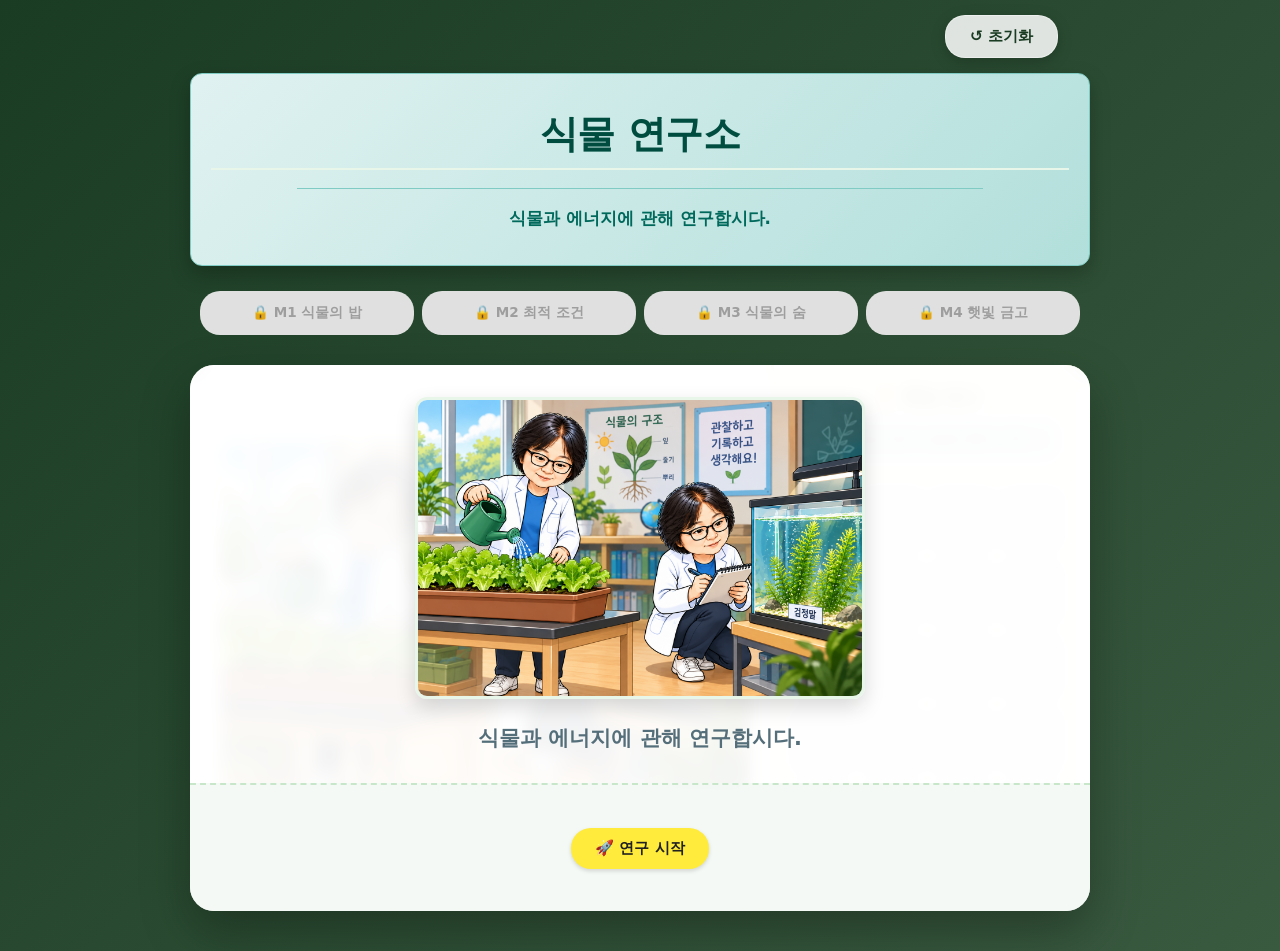
<file: index.html>
<!DOCTYPE html>
<html lang="ko">
<head>
  <meta charset="UTF-8">
  <meta name="viewport" content="width=device-width, initial-scale=1.0, maximum-scale=1.0, user-scalable=no">
  <title>식물 연구소</title>
  <link rel="stylesheet" href="style.css">
  <script defer src="js/main.js"></script>
  <script defer src="js/rewards.js"></script>
  <style>
    /* 전체 화면 레이아웃 */
    body, html {
      min-height: 100vh;
      margin: 0;
      display: flex;
      flex-direction: column;
      font-family: 'Pretendard', sans-serif;
      /* 💡 [수정됨] 다른 미션과 동일한 진한 청록색 배경 적용 */
      background: linear-gradient(135deg, #1a3c23 0%, #3a5a40 100%);
      position: relative;
    }

    /* 초기화 버튼 위치 독립 (우측 상단) */
    .top-action-bar {
      text-align: right;
      padding: 15px 2.5% 0;
      max-width: 900px;
      margin: 0 auto;
      width: 100%;
      box-sizing: border-box;
    }

    .btn-reset {
      background: rgba(255, 255, 255, 0.85); /* 💡 어두운 배경에 맞게 색상 변경 */
      color: #1a3c23; 
      border: 1px solid rgba(255,255,255,0.4);
      padding: 10px 24px; 
      font-size: 0.95rem; 
      font-weight: bold; 
      border-radius: 20px; 
      box-shadow: 0 4px 15px rgba(0,0,0,0.2); 
      backdrop-filter: blur(8px);
      cursor: pointer;
      transition: transform 0.2s, background 0.2s;
    }
    
    .btn-reset:hover { 
      transform: scale(1.05); 
      background: #ffffff; 
    }

    /* 밝고 산뜻한 청록색(Teal) 헤더 박스 디자인 */
    .main-header-box {
      background: linear-gradient(135deg, #e0f2f1 0%, #b2dfdb 100%);
      padding: 35px 20px;
      border-radius: 12px;
      border: 1px solid #80cbc4; 
      margin: 15px auto 25px;
      text-align: center;
      max-width: 900px;
      width: 95%;
      box-sizing: border-box;
      box-shadow: 0 8px 20px rgba(0, 0, 0, 0.25); /* 💡 어두운 배경에서 살짝 띄우기 위해 그림자 강화 */
    }

    .main-header-box h2 {
      color: #004d40; 
      margin: 0;
      font-size: 2.4rem;
      font-weight: 800;
      letter-spacing: -0.5px;
    }

    .main-header-box hr {
      border: 0;
      border-top: 1px solid #80cbc4; 
      margin: 18px auto;
      width: 80%;
    }

    .main-header-box p {
      color: #00695c; 
      font-size: 1.05rem;
      margin: 0;
      font-weight: 600;
    }

    /* 직사각형 탭 내비게이션 */
    #stage-nav {
      display: flex;
      flex-direction: row;
      gap: 8px;
      justify-content: space-between;
      margin: 0 auto 30px;
      max-width: 900px;
      width: 95%;
      position: relative;
      z-index: 10;
    }

    .nav-btn {
      flex: 1;
      background-color: rgba(255, 255, 255, 0.15); /* 💡 어두운 배경에 맞춘 반투명 디자인 */
      color: rgba(255, 255, 255, 0.6);           
      padding: 16px 5px;
      border-radius: 6px;
      font-size: 0.95rem;
      font-weight: 700;
      text-align: center;
      text-decoration: none;
      line-height: 1.4;
      cursor: pointer;
      transition: all 0.2s ease;
      border: 1px solid rgba(255, 255, 255, 0.1);
      display: flex;
      align-items: center;
      justify-content: center;
    }

    .nav-btn:not(.disabled) {
      background-color: #e8f5e9;
      color: #2e7d32;
      border: 1px solid #c8e6c9;
      box-shadow: 0 4px 10px rgba(0,0,0,0.2);
    }
    
    .nav-btn:not(.disabled):hover {
      background-color: #2e7d32; 
      color: #ffffff;
      transform: translateY(-2px);
      box-shadow: 0 6px 15px rgba(0,0,0,0.3);
    }

    .nav-btn.disabled {
      cursor: not-allowed;
      pointer-events: none;
    }

    /* === 💡 [수정됨] 하단 영역을 하얀색 둥근 카드 안에 담아 깔끔하게 정리 === */
    .main-container {
      flex-grow: 1;
      display: flex;
      flex-direction: row; 
      width: 95%;
      max-width: 900px;
      margin: 0 auto 40px;
      background: #ffffff;
      border-radius: 24px;
      box-shadow: 0 20px 50px rgba(0,0,0,0.3);
      overflow: hidden; /* 보상 영역의 모서리도 카드 모양에 맞춰 둥글게 깎임 */
      min-height: 400px;
      position: relative;
    }

    #start-overlay {
      position: absolute;
      top: 0; left: 0; width: 100%; height: 100%;
      background: rgba(255, 255, 255, 0.95);
      backdrop-filter: blur(8px);
      display: flex;
      flex-direction: column;
      z-index: 50;
    }

    .start-top {
      flex: 3;
      display: flex;
      flex-direction: column;
      align-items: center;
      justify-content: center;
      padding: 20px;
      box-sizing: border-box;
    }

    .start-top img {
      width: 100%;
      max-width: 450px;
      max-height: 40vh;
      object-fit: contain;
      border-radius: 12px;
      box-shadow: 0 8px 20px rgba(0,0,0,0.15);
      border: 3px solid #e8f5e9;
      margin-bottom: 25px;
    }

    .start-bottom {
      flex: 1;
      display: flex;
      align-items: center;
      justify-content: center;
      background: rgba(244, 249, 245, 0.9);
      border-top: 2px dashed #c8e6c9;
    }
    
    .btn-start {
      background: #ffeb3b; 
      color: #212121; 
      border: none;
      padding: 10px 24px; 
      font-size: 0.95rem; 
      font-weight: bold; 
      border-radius: 20px; 
      box-shadow: 0 2px 4px rgba(0,0,0,0.15); 
      cursor: pointer;
      transition: transform 0.2s, background 0.2s, box-shadow 0.2s;
    }
    
    .btn-start:hover { 
      transform: scale(1.05); 
      background: #fdd835; 
      box-shadow: 0 4px 8px rgba(0,0,0,0.2);
    }

    .image-area {
      flex: 2;
      display: flex;
      justify-content: center;
      align-items: center;
      padding: 20px;
      box-sizing: border-box;
    }

    .image-area img {
      width: 100%;
      max-width: 600px;
      max-height: 100%;
      object-fit: contain;
      border-radius: 12px;
      box-shadow: 0 4px 12px rgba(0,0,0,0.15);
      border: 2px solid #e8f5e9;
    }

    .reward-container {
      flex: 1;
      background-color: #f9fbe7;
      border-left: 3px dashed #c5e1a5;
      padding: 20px;
      display: flex;
      flex-direction: column;
      box-sizing: border-box;
      min-width: 280px; 
    }

    .reward-header {
      font-size: 1.1rem;
      font-weight: bold;
      color: #33691e;
      margin-bottom: 15px;
      display: flex;
      flex-direction: column;
      gap: 10px;
      align-items: stretch;
      border-bottom: 2px solid #dcedc8;
      padding-bottom: 10px;
    }

    #reward-area {
      display: grid;
      grid-template-columns: repeat(4, 1fr);
      grid-template-rows: repeat(5, 68px);
      gap: 6px;
      justify-content: center;
    }

    .reward-slot {
      width: 64px; 
      height: 64px;
      background-color: #e0e0e0;
      border-radius: 8px;
      border: 2px dashed #b0bec5;
      display: flex;
      justify-content: center;
      align-items: center;
      margin: 0 auto;
      box-sizing: border-box;
    }

    .reward-item {
      width: 100%;
      height: 100%;
      object-fit: cover;
      border-radius: 6px;
      box-shadow: 0 2px 4px rgba(0,0,0,0.2);
      animation: popIn 0.4s cubic-bezier(0.175, 0.885, 0.32, 1.275);
    }
    
    @keyframes popIn {
      0% { transform: scale(0); opacity: 0; }
      100% { transform: scale(1); opacity: 1; }
    }
  </style>
</head>
<body>

<!-- 우측 상단 초기화 버튼 -->
<div class="top-action-bar">
  <button class="btn-reset" onclick="resetAllProgress()">↺ 초기화</button>
</div>

<!-- 밝고 세련된 청록색(Teal) 테마 헤더 박스 -->
<div class="main-header-box">
  <h2>식물 연구소</h2>
  <hr>
  <p>식물과 에너지에 관해 연구합시다.</p>
</div>

<!-- 직사각형 탭 내비게이션 -->
<nav id="stage-nav">
  <a href="mission1.html" class="nav-btn">M1 식물의 밥</a>
  <a href="mission2.html" class="nav-btn disabled">🔒 M2 최적조건</a>
  <a href="mission3.html" class="nav-btn disabled">🔒 M3 식물의 숨</a>
  <a href="mission4.html" class="nav-btn disabled">🔒 M4 햇빛 금고 </a>
  
</nav>

<!-- 하단 영역 (하얀색 둥근 카드 안에 담김) -->
<main class="main-container">
  
  <div id="start-overlay">
    <div class="start-top">
      <img src="images/main_1.png" alt="식물 연구소 실험실" onerror="this.src='data:image/svg+xml;charset=UTF-8,%3Csvg xmlns=%22http://www.w3.org/2000/svg%22 viewBox=%220 0 400 300%22%3E%3Crect width=%22400%22 height=%22300%22 fill=%22%23e8f5e9%22/%3E%3Ctext x=%22200%22 y=%22150%22 text-anchor=%22middle%22 fill=%22%2378909c%22 font-size=%2220%22%3E메인 이미지 (images/main_1.png)%3C/text%3E%3C/svg%3E'">
      <p style="font-size:1.3rem; color:#546e7a; margin: 0; font-weight: bold; text-align: center;">식물과 에너지에 관해 연구합시다.</p>
    </div>
    <div class="start-bottom">
      <button class="btn-start" onclick="startResearch()">🚀 연구 시작</button>
    </div>
  </div>

  <div class="image-area">
    <img src="images/main_1.png" alt="과학 실험실에서 탐구하는 모습">
  </div>

  <div class="reward-container">
    <div class="reward-header">
      <span style="text-align: center;">🏆 햇빛 창고</span>
      <button id="btn-claim-reward" style="padding: 10px; font-size: 0.95rem; font-weight: bold; border-radius: 12px; border: none; transition: 0.2s;" onclick="claimReward()">🎁 보상 얻기 (남은 횟수: <span id="reward-count">0</span>)</button>
    </div>
    
    <div id="reward-area"></div>
  </div>

</main>

<canvas id="confetti-canvas" style="position: fixed; top: 0; left: 0; pointer-events: none; width: 100%; height: 100%; z-index: 9999;"></canvas>

</body>
</html>
</file>
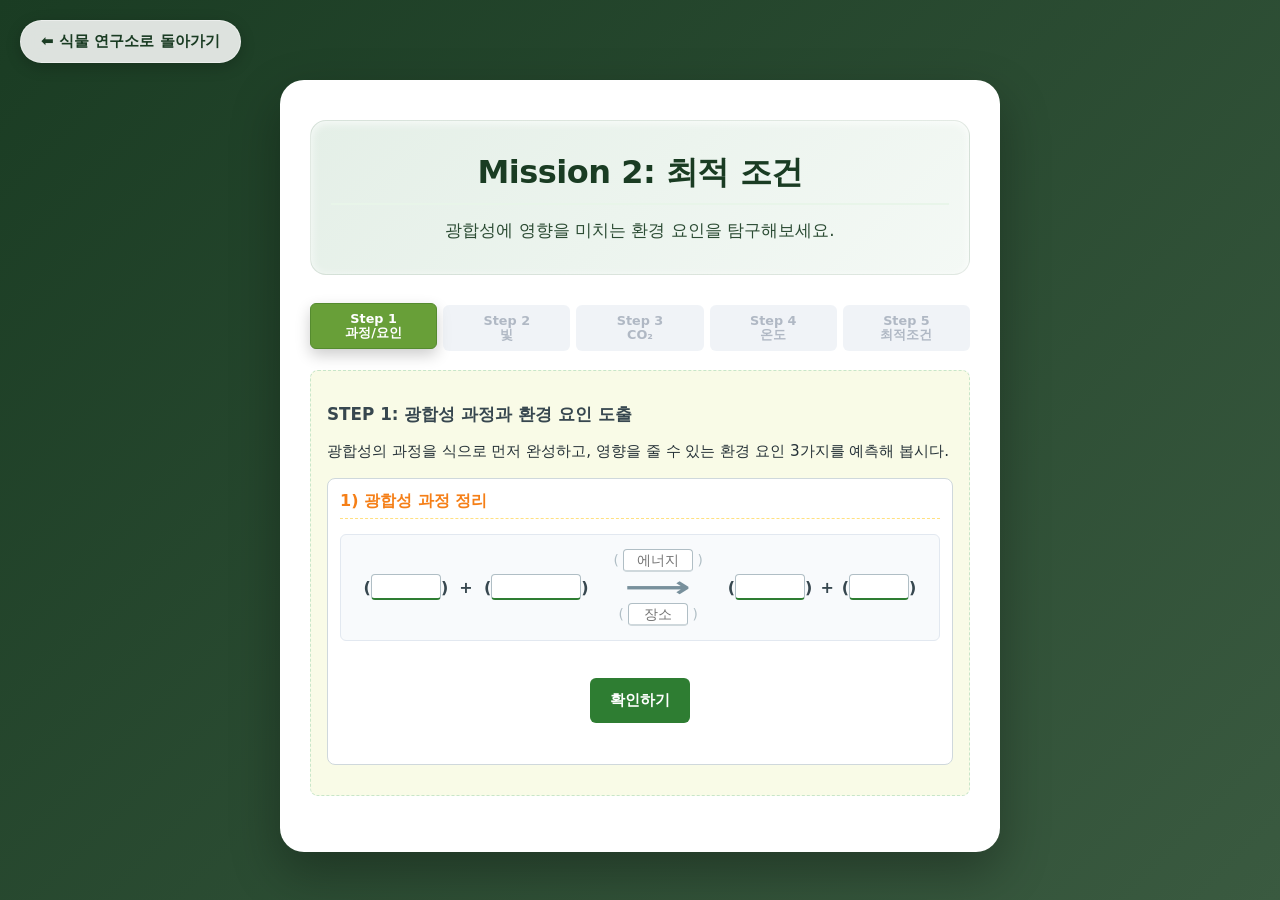
<file: mission2.html>
<!DOCTYPE html>
<html lang="ko">
<head>
  <meta charset="UTF-8">
  <meta name="viewport" content="width=device-width, initial-scale=1.0, maximum-scale=1.0, user-scalable=no">
  <title>Mission 2 - 최적 조건</title>
  <link rel="stylesheet" href="style.css">
   <!-- 모바일(터치) 환경에서 HTML5 Drag and Drop이 작동하게 해주는 라이브러리 추가 -->
  <script defer src="js/main.js"></script>
  <script defer src="js/rewards.js"></script>
  <script defer src="js/dragdrop.js"></script>
  <script defer src="js/mission2.js"></script>

  <style>
    body, html {
      min-height: 100vh; margin: 0; display: flex; flex-direction: column;
      font-family: 'Pretendard', -apple-system, BlinkMacSystemFont, system-ui, Roboto, sans-serif;
      background: linear-gradient(135deg, #1a3c23 0%, #3a5a40 100%);
    }

    .top-bar { position: absolute; top: 20px; left: 20px; z-index: 100; }
    .back-btn {
      background-color: rgba(255, 255, 255, 0.85); color: #1a3c23; text-decoration: none;
      padding: 10px 20px; border-radius: 30px; font-weight: 700; font-size: 0.95rem;
      box-shadow: 0 4px 15px rgba(0,0,0,0.2); border: 1px solid rgba(255,255,255,0.4);
      backdrop-filter: blur(8px); display: inline-flex; transition: all 0.3s ease;
    }
    .back-btn:hover { background-color: #ffffff; transform: translateY(-2px); box-shadow: 0 6px 20px rgba(0,0,0,0.3); }

    .mission-container { flex-grow: 1; display: flex; flex-direction: column; align-items: center; padding: 80px 20px 40px 20px; box-sizing: border-box; }
    .mission-card { background: #ffffff; padding: 40px 30px; border-radius: 24px; box-shadow: 0 20px 50px rgba(0,0,0,0.3); max-width: 800px; width: 100%; }
    .mission-title { color: #1a3c23; margin-top: 0; font-size: 2rem; text-align: center; font-weight: 800; letter-spacing: -0.5px; }
    
    .blank-input { text-align: center; font-weight: bold; color: #1b5e20; border: 1px solid #b0bec5; border-bottom: 2px solid #2e7d32; border-radius: 4px; padding: 4px; outline: none; }
    .blank-input:focus { border-bottom: 2px solid #f57f17; }

    .m2-badge-pool { 
      display: flex; flex-wrap: wrap; gap: 8px; justify-content: center; 
      background: #f8fafc; border: 1px solid #cfd8dc; padding: 12px; border-radius: 8px; margin-bottom: 16px; 
    }
    .m2-badge {
      background: #ffffff; border: 2px solid #90a4ae; border-radius: 20px; 
      padding: 6px 14px; font-size: 0.9rem; font-weight: 700; color: #37474f; 
      cursor: grab; box-shadow: 0 2px 5px rgba(0,0,0,0.08); user-select: none;
    }
    .m2-badge:active { cursor: grabbing; transform: scale(0.95); }
    
    .m2-dropzone {
      min-height: 46px; background: #ffffff; border: 2px dashed #b0bec5; border-radius: 8px; 
      display: flex; align-items: center; justify-content: center; flex-wrap: wrap; gap: 8px; 
      padding: 8px; transition: background 0.2s;
    }
    .drag-over-m2 { background: #e3f2fd !important; border-color: #1e88e5 !important; }
    
    .exp-grid {
      display: grid; grid-template-columns: 120px 1fr; align-items: center; gap: 8px; 
      background: #f1f8e9; padding: 14px; border-radius: 8px; border: 1px solid #c8e6c9; margin-bottom: 12px;
    }
    .exp-grid label { font-weight: bold; font-size: 0.9rem; color: #2e7d32; text-align: right; padding-right: 8px; }

    .m2-step-container { display: none !important; }
    .m2-step-container.active { display: block !important; animation: fadeIn 0.4s ease; }
    @keyframes fadeIn { from { opacity: 0; transform: translateY(10px); } to { opacity: 1; transform: translateY(0); } }
  </style>
</head>
<body>

<div class="top-bar">
  <a href="index.html" class="back-btn">⬅ 식물 연구소로 돌아가기</a>
</div>

<!-- 모달 창 영역 -->
<div class="modal-overlay" id="result-image-modal">
  <div class="step-image-modal-card" style="max-width: 600px;">
    <div class="step-image-header">
      <h3 id="result-modal-title">📈 실험 결과 확인</h3>
      <button class="modal-close" style="margin:0; padding:4px 10px;" onclick="document.getElementById('result-image-modal').style.display='none'">✕ 닫기</button>
    </div>
    <div class="step-image-body">
      <div class="step-image-frame" id="result-image-frame" style="min-height: 250px; background: #fff;"></div>
      <div class="step-image-desc" id="result-image-desc" style="background:#e8f5e9; font-weight:bold;"></div>
    </div>
    <div class="step-image-footer" style="justify-content: center;">
      <button type="button" class="btn-action" style="margin:0; padding:12px 30px; font-size:1.05rem;" onclick="document.getElementById('result-image-modal').style.display='none'">확인 완료</button>
    </div>
  </div>
</div>

<div class="modal-overlay" id="conan-modal">
  <div class="modal-card" style="max-width: 550px; text-align: center; border: 4px solid #1976d2; background: #e3f2fd; z-index: 1000;">
    <img src="images/conan.png" alt="탐정 코난" style="max-width: 120px; height: auto; margin-bottom: 12px;" onerror="this.style.display='none'">
    <div style="background: #ffffff; padding: 16px; border-radius: 8px; border: 2px dashed #1565c0; margin-bottom: 16px; text-align:left; font-size: 0.95rem; line-height: 1.6;">
      <strong style="color:#1565c0; font-size: 1.05rem;">[환경요인과 광합성의 관계]</strong><br>
      빛의 세기, 이산화탄소의 농도, 온도가 모두 알맞게 유지 될 때 광합성이 활발하게 일어나 식물이 잘 자랄 수 있다.
    </div>
    <h3 style="color: #1565c0; font-size: 1.3rem; margin-top:0;">🕵️‍♂️ 여기서 잠깐! 광합성은 식물만 할까?</h3>
    <div style="background: #ffffff; padding: 16px; border-radius: 8px; border: 2px solid #bbdefb; margin: 16px 0; text-align:left; font-size: 0.95rem; line-height: 2.0;">
      원생생물계에 속하는 식물 플랑크톤과 조류( <input type="text" id="conan-q1" class="quiz-input" style="width:40px; padding:4px; text-align:center;" placeholder="ㄱ">, 
      <input type="text" id="conan-q2" class="quiz-input" style="width:55px; padding:4px; text-align:center;" placeholder="ㅁㅇ">, 
      <input type="text" id="conan-q3" class="quiz-input" style="width:65px; padding:4px; text-align:center;" placeholder="ㄷㅅㅁ"> 등 ),<br>
      원핵생물계에 속하는 일부 세균( <input type="text" id="conan-q4" class="quiz-input" style="width:75px; padding:4px; text-align:center;" placeholder="ㄴㅅㄱ"> ) 등도<br>
      <strong>엽록소를 이용해 광합성을 한다!</strong>
    </div>
    <p id="conan-msg" style="font-weight:bold; font-size:0.95rem; min-height:1.2rem; color:#c62828; margin: 10px 0;"></p>
    <button type="button" class="btn-action" style="font-size: 1.05rem; padding: 12px 28px; width: 100%; margin-top:8px;" onclick="checkConanQuiz(this)">정답 확인</button>
  </div>
</div>

<div class="modal-overlay" id="master-modal">
  <div class="modal-card" style="max-width: 600px; text-align: center; border: 4px solid #fbc02d; background: #fffde7; z-index: 1000;">
    <h2 style="color: #f57f17; font-size: 1.8rem; margin-top:0;">🎉 축하합니다! 🎉</h2>
    <h3 style="color: #2e7d32; margin-top: 0; margin-bottom: 16px;">당신은 광합성 마스터님으로 승격되셨습니다.</h3>
    <img src="images/M2_s05_master.png" alt="마스터 인증" style="width: 100%; max-width: 520px; height: auto; margin-bottom: 16px; border-radius: 8px; box-shadow: 0 4px 12px rgba(0,0,0,0.15);" onerror="this.style.display='none'">
    <button class="btn-action" style="font-size: 1.05rem; padding: 14px 28px; width: 100%; background:#f57f17; margin-top:14px;" onclick="location.href='mission3.html'">➔ Mission 3 (식물의 숨) 가기</button>
  </div>
</div>

<main class="mission-container">
  <div id="stage-2" class="mission-card stage-card active">
    
    <div style="background: linear-gradient(135deg, #e4efe7 0%, #f4f9f5 100%); padding: 30px 20px; border-radius: 16px; margin-bottom: 30px; border: 1px solid rgba(26, 60, 35, 0.08); box-shadow: inset 0 2px 10px rgba(255,255,255,0.8);">
      <h2 class="mission-title" style="margin-bottom: 12px;">Mission 2: 최적 조건</h2>
      <p style="color: #2c4c34; font-size: 1.05rem; line-height: 1.6; text-align: center; margin: 0; font-weight: 500;">
        광합성에 영향을 미치는 환경 요인을 탐구해보세요.
      </p>
    </div>

    <!-- 단계 네비게이션 -->
    <div class="step-indicator" id="m2-indicator">
      <div class="step-item active" id="m2-dot-1">Step 1<br>과정/요인</div>
      <div class="step-item" id="m2-dot-2">Step 2<br>빛</div>
      <div class="step-item" id="m2-dot-3">Step 3<br>CO₂</div>
      <div class="step-item" id="m2-dot-4">Step 4<br>온도</div>
      <div class="step-item" id="m2-dot-5">Step 5<br>최적조건</div>
    </div>

    <!-- M2 Step 1 -->
     <div id="m2-step1" class="m2-step-container active">
      <div class="interactive-box">
        <h3>STEP 1: 광합성 과정과 환경 요인 도출</h3>
        <p style="font-size:0.95rem;">광합성의 과정을 식으로 먼저 완성하고, 영향을 줄 수 있는 환경 요인 3가지를 예측해 봅시다.</p>
        <div class="exp-section">
          <h4>1) 광합성 과정 정리</h4>
          <div class="quiz-equation" style="display: flex; align-items: center; justify-content: center; gap: 10px; flex-wrap: wrap; font-weight: bold; color: #37474f; margin-top: 15px;">
            <div style="display: flex; align-items: center;">
              ( <input type="text" class="blank-input" id="m2-eq-in-1" style="width:70px;"> ) &nbsp;+&nbsp; 
              ( <input type="text" class="blank-input" id="m2-eq-in-2" style="width:90px;"> )
            </div>
             <div style="display: flex; flex-direction: column; align-items: center; justify-content: center; margin: 0 15px;">
               <span style="font-size: 0.85rem; color: #b0bec5; font-weight: normal;">( <input type="text" class="blank-input" id="m2-eq-energy" placeholder="에너지" style="width:70px; font-size: 0.85rem; padding: 2px; color:#78909c; font-weight: normal; border-bottom-color:#cfd8dc;"> )</span>
               <span style="font-size: 1.8rem; line-height: 0.8; color: #78909c; margin: 4px 0; transform: scaleX(1.6); display: inline-block;">⟶</span>
               <span style="font-size: 0.85rem; color: #b0bec5; font-weight: normal;">( <input type="text" class="blank-input" id="m2-eq-place" placeholder="장소" style="width:60px; font-size: 0.85rem; padding: 2px; color:#78909c; font-weight: normal; border-bottom-color:#cfd8dc;"> )</span>
             </div>
            <div style="display: flex; align-items: center;">
              ( <input type="text" class="blank-input" id="m2-eq-out-1" style="width:70px;"> ) 
              <span style="margin: 0 8px;">+</span> 
              ( <input type="text" class="blank-input" id="m2-eq-out-2" style="width:60px;"> )
            </div>
          </div>
          <div style="text-align:center;">
             <button class="btn-action" style="margin-top: 25px;" onclick="checkM2Step1Eq()">확인하기</button>
             <p id="m2-eq-msg" style="margin:10px 0 0; font-weight:bold; font-size:0.9rem; min-height:1.2rem; line-height: 1.5;"></p>
          </div>
        </div>
        
        <div class="exp-section" id="m2-factors-area" style="display:none; border-color:#81c784; background:#f1f8e9;">
          <h4>2) 환경 요인 3가지 예측</h4>
          <p style="font-size:0.9rem; margin-top:0;">위 식을 바탕으로 식물 주변에서 광합성량에 직접 영향을 미칠 수 있는 환경 요인을 정확히 쓰세요.</p>
          <div style="text-align: center; margin-bottom: 16px;"><img src="images/M2_s01.png" alt="환경 요인 예측 모식도" style="width: 100%; max-width: 450px; border-radius: 8px; border: 1.5px solid #cfd8dc; box-shadow: 0 4px 8px rgba(0,0,0,0.05);" onerror="this.style.display='none'"></div>
          <div style="display:flex; gap:10px; justify-content:center; flex-wrap:wrap;">
            <input type="text" class="quiz-input" id="m2-fac-1" placeholder="요인 1" style="width:110px;">
            <input type="text" class="quiz-input" id="m2-fac-2" placeholder="요인 2" style="width:110px;">
            <input type="text" class="quiz-input" id="m2-fac-3" placeholder="요인 3" style="width:110px;">
          </div>
          <div style="text-align:center; margin-top:14px;">
             <button class="btn-action" style="background:#2e7d32;" onclick="checkM2Step1Factors()">환경 요인 확인 ➔</button>
             <p id="m2-fac-msg" style="margin:10px 0 0; font-weight:bold; font-size:0.9rem; min-height:1.2rem;"></p>
             <!-- 💡 버튼 중복 제거 완료 -->
             <button class="btn-action" id="btn-m2-next1" style="background:#f57f17; display:none; margin-top:12px; width:100%;" onclick="if(typeof launchConfetti === 'function') launchConfetti(); setTimeout(() => { goCustomM2Step(2); }, 800);">Step 2 가기 ➔</button>
          </div>
        </div>
      </div>
    </div>

    <!-- M2 Step 2 -->
    <div id="m2-step2" class="m2-step-container">
      <div class="interactive-box">
        <h3>STEP 2: 빛의 세기와 광합성량</h3>
        <div class="exp-section">
          <h4>가설 설정</h4>
          <div style="text-align: center; margin-bottom: 12px;"><img src="images/M2_s02_light2.png" alt="빛의 세기 실험 모식도" style="width: 100%; max-width: 450px; border-radius: 8px; border: 1.5px solid #cfd8dc; box-shadow: 0 4px 8px rgba(0,0,0,0.05);" onerror="this.style.display='none'"></div>
          <div style="display:flex; align-items:center; gap:6px; flex-wrap:wrap; font-weight:bold; font-size:0.95rem; justify-content: center;">
            빛의 세기가 ( <input type="text" class="quiz-input" id="m2-s2-hyp1" placeholder="변화" style="width:90px;"> ) 질수록, 광합성량이 ( <input type="text" class="quiz-input" id="m2-s2-hyp2" placeholder="결과" style="width:90px;"> ) 할 것이다.
          </div>
        </div>
        <div class="exp-section">
          <h4>실험 조건 설계</h4>
          <div style="font-size:0.9rem; font-weight:bold; color:#546e7a; margin-bottom:8px; text-align:center;">[아래의 변인을 알맞은 칸으로 모두 드래그 하세요]</div>
          
          <div class="m2-badge-pool" id="m2-s2-pool" ondrop="dropM2(event)" ondragover="allowDropM2(event)">
            <div class="m2-badge" id="m2-s2-b-light" data-val="light" draggable="true" ondragstart="dragM2(event)">☀️ 빛의 세기</div>
            <div class="m2-badge" id="m2-s2-b-co2" data-val="co2" draggable="true" ondragstart="dragM2(event)">💨 이산화 탄소 농도</div>
            <div class="m2-badge" id="m2-s2-b-temp" data-val="temp" draggable="true" ondragstart="dragM2(event)">🌡️ 온도</div>
            <div class="m2-badge" id="m2-s2-b-photo" data-val="photo" draggable="true" ondragstart="dragM2(event)">🫧 광합성량(산소발생량)</div>
            <div class="m2-badge" id="m2-s2-b-plant" data-val="plant" draggable="true" ondragstart="dragM2(event)">🌱 식물의 종류</div>
            <div class="m2-badge" id="m2-s2-b-size" data-val="size" draggable="true" ondragstart="dragM2(event)">📏 식물의 크기</div>
          </div>
          
          <div class="exp-grid">
            <label>다르게 할 조건<br><span style="font-size:0.85rem; color:#1976d2;">(조작 변인)</span></label>
            <div class="m2-dropzone" id="m2-s2-var1" ondrop="dropM2(event)" ondragover="allowDropM2(event)" ondragleave="dragLeaveM2(event)"></div>
            <label>같게 할 조건<br><span style="font-size:0.85rem; color:#1976d2;">(통제 변인)</span></label>
            <div class="m2-dropzone" id="m2-s2-var2" ondrop="dropM2(event)" ondragover="allowDropM2(event)" ondragleave="dragLeaveM2(event)"></div>
            <label>측정할 것<br><span style="font-size:0.85rem; color:#1976d2;">(종속 변인)</span></label>
            <div class="m2-dropzone" id="m2-s2-var3" ondrop="dropM2(event)" ondragover="allowDropM2(event)" ondragleave="dragLeaveM2(event)"></div>
          </div>
          
          <button class="btn-action" style="width:100%; margin-top:12px; font-size:1.05rem;" onclick="runM2Exp2()">실험 진행 및 결과 확인 ▶</button>
          <p id="m2-s2-var-msg" style="margin:10px 0 0; text-align:center; font-weight:bold; font-size:0.9rem; min-height:1.2rem;"></p>
        </div>
        
        <div class="exp-section" id="m2-s2-result-area" style="display:none;">
          <h4>실험 결과 및 결론 도출</h4>
          <div class="graph-wrapper" style="max-width:350px; margin:0 auto 12px;">
            <canvas class="chart-cv" id="chart-light-only" width="300" height="180"></canvas>
            <div style="margin-top:14px;"><input type="range" id="slider-light-only" min="0" max="100" value="0" oninput="drawSingleGraph('chart-light-only', this.value, (x)=>computeRate(x, 70, 25).rate, '빛의 세기 (상대값)', '#2e7d32')"></div>
          </div>
          <div style="background:#e8f5e9; padding:14px; border-radius:6px; font-weight:bold; font-size:0.95rem; text-align:center; line-height:1.8;">
            빛의 세기가 ( <input type="text" class="quiz-input" id="m2-s2-con1" placeholder="예: 강해" style="width:80px;"> ) 지면,<br>
            광합성량은 ( <input type="text" class="quiz-input" id="m2-s2-con2" placeholder="예: 증가하다가 일정 세기 이상이면 일정" style="width:80%; max-width:320px; margin-top:6px;"> ) 하다.
          </div>
          <div style="text-align:center; margin-top:14px;">
            <button class="btn-action" onclick="checkM2Conclusion2()">결론 확인 ➔</button>
            <p id="m2-s2-con-msg" style="margin:10px 0 0; font-weight:bold; font-size:0.95rem; min-height:1.2rem; line-height: 1.6;"></p>
            <button class="btn-action" id="btn-m2-next2" style="background:#f57f17; display:none; margin-top:12px; width:100%;" onclick="if(typeof launchConfetti === 'function') launchConfetti(); setTimeout(() => { goCustomM2Step(3); }, 800);">Step 3 가기 ➔</button>
          </div>
        </div>
      </div>
    </div>

    <!-- M2 Step 3 -->
    <div id="m2-step3" class="m2-step-container">
      <div class="interactive-box">
        <h3>STEP 3: 이산화 탄소 농도와 광합성량</h3>
        <div class="exp-section">
          <h4>가설 설정</h4>
          <div style="text-align: center; margin-bottom: 12px;"><img src="images/M2_s03_CO2_2.png" alt="이산화 탄소 농도 실험 모식도" style="width: 100%; max-width: 450px; border-radius: 8px; border: 1.5px solid #cfd8dc; box-shadow: 0 4px 8px rgba(0,0,0,0.05);" onerror="this.style.display='none'"></div>
          <div style="display:flex; align-items:center; gap:6px; flex-wrap:wrap; font-weight:bold; font-size:0.95rem; justify-content: center;">
            이산화 탄소 농도가 ( <input type="text" class="quiz-input" id="m2-s3-hyp1" placeholder="변화" style="width:90px;"> ) 질수록, 광합성량이 ( <input type="text" class="quiz-input" id="m2-s3-hyp2" placeholder="결과" style="width:90px;"> ) 할 것이다.
          </div>
        </div>
        <div class="exp-section">
          <h4>실험 조건 설계</h4>
          
          <div class="m2-badge-pool" id="m2-s3-pool" ondrop="dropM2(event)" ondragover="allowDropM2(event)">
            <div class="m2-badge" id="m2-s3-b-light" data-val="light" draggable="true" ondragstart="dragM2(event)">☀️ 빛의 세기</div>
            <div class="m2-badge" id="m2-s3-b-co2" data-val="co2" draggable="true" ondragstart="dragM2(event)">💨 이산화 탄소 농도</div>
            <div class="m2-badge" id="m2-s3-b-temp" data-val="temp" draggable="true" ondragstart="dragM2(event)">🌡️ 온도</div>
            <div class="m2-badge" id="m2-s3-b-photo" data-val="photo" draggable="true" ondragstart="dragM2(event)">🫧 광합성량(산소발생량)</div>
            <div class="m2-badge" id="m2-s3-b-plant" data-val="plant" draggable="true" ondragstart="dragM2(event)">🌱 식물의 종류</div>
            <div class="m2-badge" id="m2-s3-b-size" data-val="size" draggable="true" ondragstart="dragM2(event)">📏 식물의 크기</div>
          </div>
          
          <div class="exp-grid">
            <label>다르게 할 조건</label><div class="m2-dropzone" id="m2-s3-var1" ondrop="dropM2(event)" ondragover="allowDropM2(event)" ondragleave="dragLeaveM2(event)"></div>
            <label>같게 할 조건</label><div class="m2-dropzone" id="m2-s3-var2" ondrop="dropM2(event)" ondragover="allowDropM2(event)" ondragleave="dragLeaveM2(event)"></div>
            <label>측정할 것</label><div class="m2-dropzone" id="m2-s3-var3" ondrop="dropM2(event)" ondragover="allowDropM2(event)" ondragleave="dragLeaveM2(event)"></div>
          </div>
          
          <button class="btn-action" style="width:100%; margin-top:12px; font-size:1.05rem;" onclick="runM2Exp3()">실험 진행 및 결과 확인 ▶</button>
          <p id="m2-s3-var-msg" style="margin:10px 0 0; text-align:center; font-weight:bold; font-size:0.9rem; min-height:1.2rem;"></p>
        </div>
        
        <div class="exp-section" id="m2-s3-result-area" style="display:none;">
          <h4>실험 결과 및 결론 도출</h4>
          <div class="graph-wrapper" style="max-width:350px; margin:0 auto 12px;">
            <canvas class="chart-cv" id="chart-co2-only" width="300" height="180"></canvas>
            <div style="margin-top:14px;"><input type="range" id="slider-co2-only" min="0" max="100" value="0" oninput="drawSingleGraph('chart-co2-only', this.value, (x)=>computeRate(70, x, 25).rate, '이산화 탄소 농도 (상대값)', '#0277bd')"></div>
          </div>
          <div style="background:#e3f2fd; padding:14px; border-radius:6px; font-weight:bold; font-size:0.95rem; text-align:center; line-height:1.8;">
            이산화 탄소 농도가 ( <input type="text" class="quiz-input" id="m2-s3-con1" placeholder="예: 높아" style="width:80px;"> ) 지면,<br>
            광합성량은 ( <input type="text" class="quiz-input" id="m2-s3-con2" placeholder="예: 증가하다가 일정 농도 이상이면 일정" style="width:80%; max-width:320px; margin-top:6px;"> ) 하다.
          </div>
          <div style="text-align:center; margin-top:14px;">
            <button class="btn-action" onclick="checkM2Conclusion3()">결론 확인 ➔</button>
            <p id="m2-s3-con-msg" style="margin:10px 0 0; font-weight:bold; font-size:0.95rem; min-height:1.2rem;"></p>
            <button class="btn-action" id="btn-m2-next3" style="background:#f57f17; display:none; margin-top:12px; width:100%;" onclick="if(typeof launchConfetti === 'function') launchConfetti(); setTimeout(() => { goCustomM2Step(4); }, 800);">Step 4 가기 ➔</button>
          </div>
        </div>
      </div>
    </div>

    <!-- M2 Step 4 -->
    <div id="m2-step4" class="m2-step-container">
      <div class="interactive-box">
        <h3>STEP 4: 온도와 광합성량</h3>
        <div class="exp-section">
          <h4>가설 설정</h4>
          <div style="text-align: center; margin-bottom: 12px;"><img src="images/M2_s04_pot.png" alt="온도 실험 모식도" style="width: 100%; max-width: 450px; border-radius: 8px; border: 1.5px solid #cfd8dc; box-shadow: 0 4px 8px rgba(0,0,0,0.05);" onerror="this.style.display='none'"></div>
          <div style="display:flex; align-items:center; gap:6px; flex-wrap:wrap; font-weight:bold; font-size:0.95rem; justify-content: center;">
            온도가 ( <input type="text" class="quiz-input" id="m2-s4-hyp1" placeholder="변화" style="width:90px;"> ) 질수록, 광합성량이 ( <input type="text" class="quiz-input" id="m2-s4-hyp2" placeholder="결과" style="width:90px;"> ) 할 것이다.
          </div>
        </div>
        <div class="exp-section">
          <h4>실험 조건 설계</h4>
          
          <div class="m2-badge-pool" id="m2-s4-pool" ondrop="dropM2(event)" ondragover="allowDropM2(event)">
            <div class="m2-badge" id="m2-s4-b-light" data-val="light" draggable="true" ondragstart="dragM2(event)">☀️ 빛의 세기</div>
            <div class="m2-badge" id="m2-s4-b-co2" data-val="co2" draggable="true" ondragstart="dragM2(event)">💨 이산화 탄소 농도</div>
            <div class="m2-badge" id="m2-s4-b-temp" data-val="temp" draggable="true" ondragstart="dragM2(event)">🌡️ 온도</div>
            <div class="m2-badge" id="m2-s4-b-photo" data-val="photo" draggable="true" ondragstart="dragM2(event)">🫧 광합성량(산소발생량)</div>
            <div class="m2-badge" id="m2-s4-b-plant" data-val="plant" draggable="true" ondragstart="dragM2(event)">🌱 식물의 종류</div>
            <div class="m2-badge" id="m2-s4-b-size" data-val="size" draggable="true" ondragstart="dragM2(event)">📏 식물의 크기</div>
          </div>
          
          <div class="exp-grid">
            <label>다르게 할 조건</label><div class="m2-dropzone" id="m2-s4-var1" ondrop="dropM2(event)" ondragover="allowDropM2(event)" ondragleave="dragLeaveM2(event)"></div>
            <label>같게 할 조건</label><div class="m2-dropzone" id="m2-s4-var2" ondrop="dropM2(event)" ondragover="allowDropM2(event)" ondragleave="dragLeaveM2(event)"></div>
            <label>측정할 것</label><div class="m2-dropzone" id="m2-s4-var3" ondrop="dropM2(event)" ondragover="allowDropM2(event)" ondragleave="dragLeaveM2(event)"></div>
          </div>
          
          <button class="btn-action" style="width:100%; margin-top:12px; font-size:1.05rem;" onclick="runM2Exp4()">실험 진행 및 결과 확인 ▶</button>
          <p id="m2-s4-var-msg" style="margin:10px 0 0; text-align:center; font-weight:bold; font-size:0.9rem; min-height:1.2rem;"></p>
        </div>
        
        <div class="exp-section" id="m2-s4-result-area" style="display:none;">
          <h4>실험 결과 및 결론 도출</h4>
          <div class="graph-wrapper" style="max-width:350px; margin:0 auto 12px;">
            <canvas class="chart-cv" id="chart-temp-only" width="300" height="180"></canvas>
            <div style="margin-top:14px;"><input type="range" id="slider-temp-only" min="0" max="60" value="0" oninput="drawSingleGraph('chart-temp-only', this.value, getTempRate, '온도(℃)', '#d84315')"></div>
          </div>
          <div style="background:#fff3e0; padding:14px; border-radius:6px; font-weight:bold; font-size:0.95rem; text-align:center; line-height:1.8;">
            온도가 ( <input type="text" class="quiz-input" id="m2-s4-con1" placeholder="예: 높아" style="width:80px;"> ) 지면,<br>
            광합성량은 ( <input type="text" class="quiz-input" id="m2-s4-con2" placeholder="예: 증가하다가 적정 온도를 넘으면 급격히 감소" style="width:80%; max-width:350px; margin-top:6px;"> ) 한다.
          </div>
          <div style="text-align:center; margin-top:14px;">
            <button class="btn-action" onclick="checkM2Conclusion4()">결론 확인 ➔</button>
            <p id="m2-s4-con-msg" style="margin:10px 0 0; font-weight:bold; font-size:0.95rem; min-height:1.2rem;"></p>
            <button class="btn-action" id="btn-m2-next4" style="background:#f57f17; display:none; margin-top:12px; width:100%;" onclick="if(typeof launchConfetti === 'function') launchConfetti(); setTimeout(() => { goCustomM2Step(5); }, 800);">Step 5 가기 ➔</button>
          </div>
        </div>
      </div>
    </div>

    <!-- M2 Step 5 -->
    <div id="m2-step5" class="m2-step-container">
      <div class="interactive-box">
        <h3>STEP 5: 광합성 최적 조건 종합 분석</h3>
        <p style="font-size:0.95rem;">세 가지 요인을 동시에 조절하여 광합성량이 최대가 되는 최적 조건을 찾아보세요.</p>
        
        <div class="slider-control"><label>빛의 세기 (상대값): <span id="val-light">20</span></label><input type="range" id="slider-light" min="0" max="100" value="20" oninput="updateSimulationCombined()"></div>
        <div class="slider-control"><label>이산화 탄소(CO₂) 농도 (상대값): <span id="val-co2">20</span></label><input type="range" id="slider-co2" min="0" max="100" value="20" oninput="updateSimulationCombined()"></div>
        <div class="slider-control"><label>온도: <span id="val-temp">20</span> ℃</label><input type="range" id="slider-temp" min="0" max="60" value="20" oninput="updateSimulationCombined()"></div>
        
        <div class="status-screen" id="status-photo" style="margin: 15px 0; padding: 15px; background: #e8f5e9; border: 2px solid #a5d6a7; border-radius: 8px; text-align: center; font-size: 1.1rem; color: #2e7d32;">
          현재 분당 산소 방출 기포 수: <strong>25개</strong>
        </div>
        
        <div class="graphs-container" style="display: flex; gap: 10px; flex-wrap: wrap; justify-content: center;">
          <div class="graph-wrapper" style="flex: 1; min-width: 200px;"><h4>[빛 - 광합성량]</h4><canvas class="chart-cv" id="chart-light" width="220" height="130" style="width: 100%; background: #f9f9f9; border: 1px solid #ccc;"></canvas></div>
          <div class="graph-wrapper" style="flex: 1; min-width: 200px;"><h4>[CO₂ - 광합성량]</h4><canvas class="chart-cv" id="chart-co2" width="220" height="130" style="width: 100%; background: #f9f9f9; border: 1px solid #ccc;"></canvas></div>
          <div class="graph-wrapper" style="flex: 1; min-width: 200px;"><h4>[온도 - 광합성량]</h4><canvas class="chart-cv" id="chart-temp" width="220" height="130" style="width: 100%; background: #f9f9f9; border: 1px solid #ccc;"></canvas></div>
        </div>
      </div>
    </div>
  </div>
</main>
<!-- 💡 화면 클릭을 방해하지 않도록 pointer-events: none 스타일 추가 -->
<canvas id="confetti-canvas" style="position: fixed; top: 0; left: 0; pointer-events: none; width: 100%; height: 100%; z-index: 9999;"></canvas>

</body>
</html>
</file>
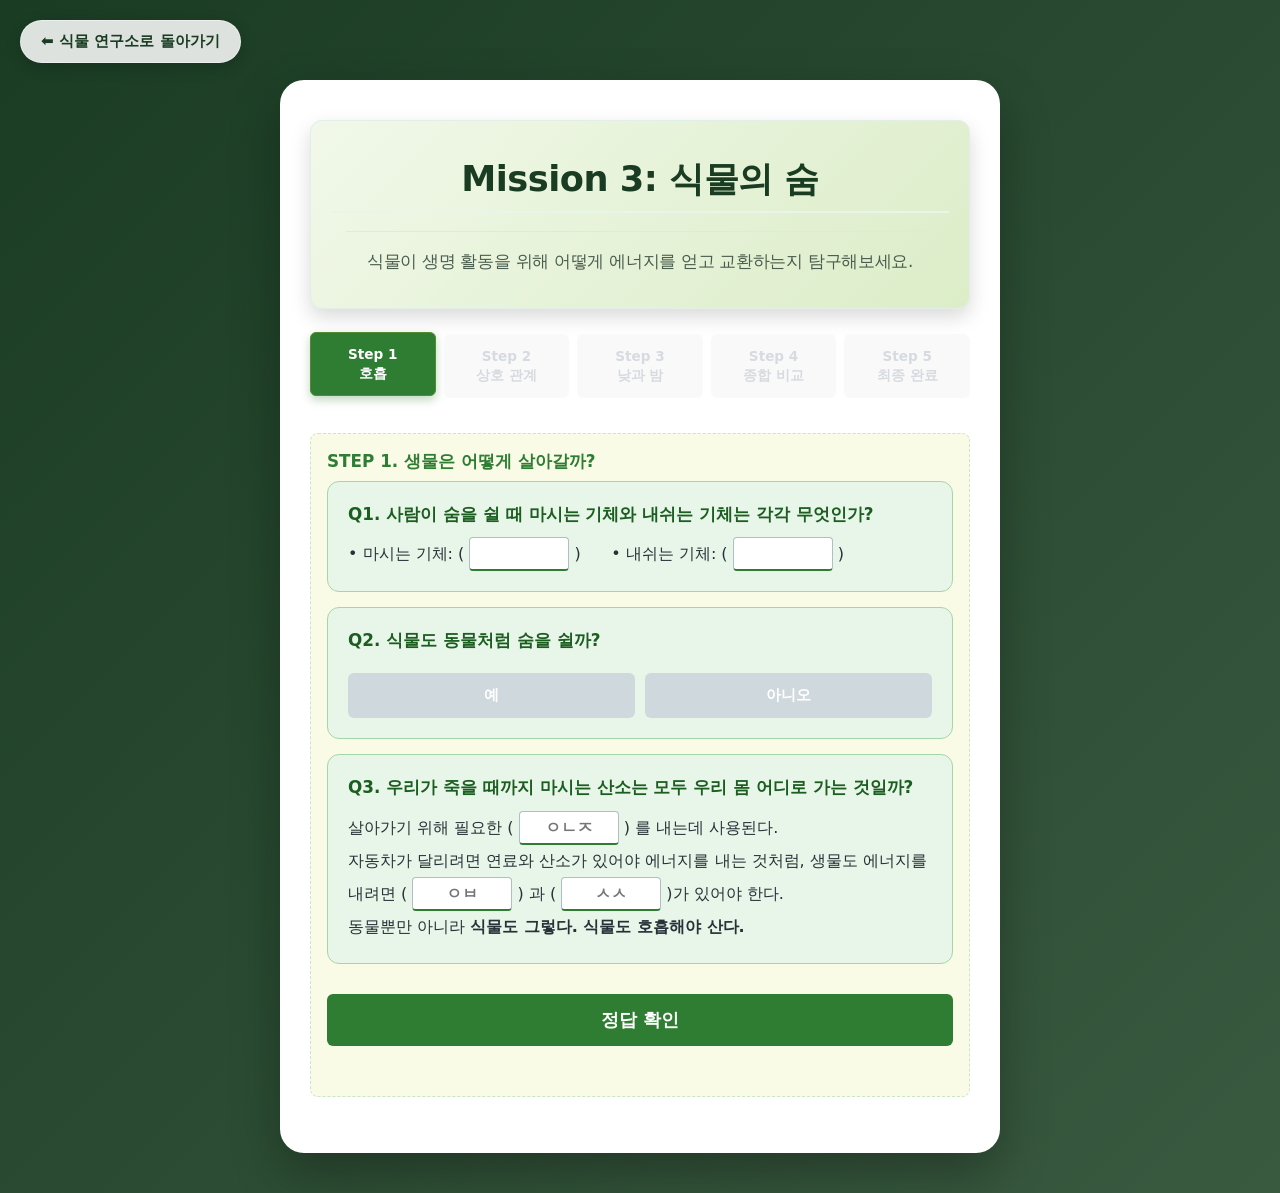
<file: mission3.html>
<!DOCTYPE html>
<html lang="ko">
<head>
  <meta charset="UTF-8">
  <meta name="viewport" content="width=device-width, initial-scale=1.0, maximum-scale=1.0, user-scalable=no">
  <title>미션 3: 식물의 숨</title>
  <link rel="stylesheet" href="style.css">
  
  <!-- 자바스크립트 연결 -->
  <script defer src="js/main.js"></script>
  <script defer src="js/rewards.js"></script>
  <script defer src="js/dragdrop.js"></script>
  <script defer src="js/mission3.js"></script>

  <style>
    /* 기본 레이아웃 및 디자인 */
    body, html {
      min-height: 100vh; margin: 0; display: flex; flex-direction: column;
      font-family: 'Pretendard', sans-serif;
      background: linear-gradient(135deg, #1a3c23 0%, #3a5a40 100%);
      position: relative;
    }

    .top-bar { position: absolute; top: 20px; left: 20px; z-index: 100; }
    .back-btn {
      background-color: rgba(255, 255, 255, 0.85); color: #1a3c23; text-decoration: none;
      padding: 10px 20px; border-radius: 30px; font-weight: 700; font-size: 0.95rem;
      box-shadow: 0 4px 15px rgba(0,0,0,0.2); border: 1px solid rgba(255,255,255,0.4);
      backdrop-filter: blur(8px); display: inline-flex; align-items: center; transition: 0.3s;
    }
    .back-btn:hover { background-color: #ffffff; transform: translateY(-2px); }

    .mission-container {
      flex-grow: 1; display: flex; flex-direction: column; align-items: center;
      padding: 80px 20px 40px 20px; box-sizing: border-box;
    }

    .mission-card {
      background: #ffffff; padding: 40px 30px; border-radius: 24px;
      box-shadow: 0 20px 50px rgba(0,0,0,0.3); max-width: 850px; width: 100%;
    }

    .mission-header-box {
      background-color: #f1f8f4; padding: 35px 20px; border-radius: 12px;
      border: 1px solid #e2efe6; margin-bottom: 25px; text-align: center;
    }
    .mission-header-box h2 { color: #1a3c23; margin: 0; font-size: 2.2rem; font-weight: 800; letter-spacing: -0.5px; }
    .mission-header-box hr { border: 0; border-top: 1px solid #dcebdb; margin: 18px auto; width: 95%; }
    .mission-header-box p { color: #4a5d4e; font-size: 1.05rem; margin: 0; font-weight: 500; }

    /* 네비게이션 직사각형 스텝 버튼 */
    .step-indicator { display: flex; gap: 8px; justify-content: space-between; margin-bottom: 35px; width: 100%; }
    .step-item {
      flex: 1; background-color: #f4f5f6; color: #b0b8c1; padding: 12px 5px;
      border-radius: 6px; font-size: 0.85rem; font-weight: 700; text-align: center;
      line-height: 1.4; cursor: pointer; transition: all 0.2s ease; border: 1px solid transparent;
    }
    .step-item.active { background-color: #2e7d32; color: #ffffff; box-shadow: 0 4px 10px rgba(46, 125, 50, 0.3); transform: translateY(-2px); }
    .step-item.completed { background-color: #e8f5e9; color: #388e3c; border: 1px solid #c8e6c9; }

    /* 퀴즈 박스 및 입력창 스타일 - z-index 추가됨 */
    .quiz-box {
      background: #e8f5e9; border: 1px solid #a5d6a7; padding: 20px;
      border-radius: 12px; margin-bottom: 15px;
      position: relative;
      z-index: 10;
    }
    .quiz-question { font-weight: bold; font-size: 1.05rem; color: #1b5e20; margin-bottom: 10px; display: block; line-height: 1.5; }
    .blank-input {
      text-align: center; font-weight: bold; color: #1b5e20; border: 1px solid #b0bec5;
      border-bottom: 2px solid #2e7d32; border-radius: 4px; padding: 6px; font-size: 1rem;
      outline: none; background: #ffffff; transition: 0.2s;
      cursor: pointer;
      position: relative;
      z-index: 20;
    }
    .blank-input:focus { border-bottom: 2px solid #f57f17; background: #fffde7; }
    .text-line { font-size: 1rem; color: #263238; line-height: 2; word-break: keep-all; }

    /* 드래그 앤 드롭 공통 */
    .dropzone {
      min-height: 45px; background: #f8fafc; border: 2px dashed #b0bec5;
      border-radius: 6px; display: flex; justify-content: center; align-items: center;
      transition: 0.2s; padding: 4px;
    }

     /* Step 1 숨겨진 영역 */
    .dropzone.hover { background: #e0f2f1; border-color: #00897b; }
    
     /* 1. 처음 빈칸일 때의 모습 */
    .factory-answer-zone {
     display: inline-flex !important;
     min-width: 90px;        
     height: 28px;            
     vertical-align: middle;
     margin: 0 4px;
     padding: 0;
     border: 2px dashed #b0bec5; 
     background: #f8fafc;        
    }

   /* 2. 뱃지가 들어갔을 때만 작동하는 마법 */
   .factory-answer-zone:has(.ans-badge) {
     min-width: auto;        
     height: auto;            
     border: none;            
     background: transparent;
    }

    /* 이미지 위 절대좌표 드롭존 공통 스타일 */
    .respiration-full-image { max-width: 100%; height: auto; }
    .photosynthesis-full-image { max-width: 100%; height: auto; }

    .img-drop-overlay {
      position: absolute; background: #ffffff;
      display: flex; justify-content: center; align-items: center;
      border: 2px dashed #81c784; border-radius: 12px; padding: 0;
    }

    .ans-badge {
      display: inline-block; padding: 6px 12px; background: #ffffff;
      border: 1px solid #90a4ae; border-radius: 20px; font-size: 0.85rem; font-weight: bold;
      color: #37474f; cursor: grab; box-shadow: 0 2px 4px rgba(0,0,0,0.1); transition: 0.2s; margin: 4px;
    }
    .ans-badge:active { cursor: grabbing; transform: scale(0.95); }
    .ans-badge.selected { background: #ffeb3b; border-color: #fbc02d; transform: scale(1.05); }

    .badge-pool {
      background: #eceff1; padding: 15px; border-radius: 12px; margin-top: 20px;
      display: flex; flex-wrap: wrap; justify-content: center; gap: 8px; border: 1px solid #cfd8dc;
    }

    /* Step 3 낮/밤 토글 영역 */
    .day-night-container {
      border-radius: 12px; transition: 0.5s; padding: 20px; text-align: center;
      border: 2px solid #cfd8dc; position: relative; overflow: hidden;
    }
    .dn-day { background: #e3f2fd; color: #0277bd; border-color: #90caf9; }
    .dn-night { background: #263238; color: #eceff1; border-color: #546e7a; }
    .toggle-btn {
      background: #ffffff; border: 2px solid #b0bec5; padding: 8px 20px;
      border-radius: 20px; font-weight: bold; cursor: pointer; transition: 0.3s;
      font-size: 1rem; display: inline-flex; align-items: center; gap: 8px;
    }
    .toggle-btn:hover { background: #eceff1; }

 /* Step 3 결과 정리 */
 /* Step 3 결과 정리 빈칸 및 버튼 스타일 */
    .s3-blank {
        display: inline-block;
        min-width: 50px; /* 빈칸이 잘 보이도록 너비 확보 */
        height: 24px;
        border-bottom: 2px solid #2e7d32; /* 깔끔한 밑줄만 표시 */
        color: #1b5e20;
        font-weight: bold;
        text-align: center;
        line-height: 24px;
        cursor: pointer;
        margin: 0 4px;
        padding: 0 8px;
        vertical-align: middle;
        transition: 0.2s;
    }
    /* 괄호 표시 완전히 제거 */
    .s3-blank:empty::before {
        content: ""; 
    }
    .s3-blank.filled {
        background-color: #c8e6c9;
        border-bottom-color: #1b5e20;
        border-radius: 4px; /* 글자가 채워졌을 때만 박스처럼 살짝 둥글게 */
        box-shadow: inset 0 1px 3px rgba(0,0,0,0.1);
    }
    
    .s3-word-btn {
        background: #ffffff;
        border: 1px solid #81c784;
        border-radius: 20px;
        padding: 6px 14px;
        font-size: 0.95rem;
        font-weight: bold;
        color: #2e7d32;
        cursor: pointer;
        box-shadow: 0 2px 4px rgba(0,0,0,0.1);
        transition: 0.2s;
    }
    .s3-word-btn:hover {
        background: #e8f5e9;
        transform: translateY(-2px);
    }
    .s3-word-btn:active {
        transform: scale(0.95);
    }
    /* 낮 영역 빈칸 선명하게 조정 (노란색 배경용) */
    .day-box .s3-blank {
        border-bottom: 2px solid #1b5e20; /* 노란 바탕에 맞춰 아주 진한 초록색 밑줄 */
        color: #1b5e20;
    }
    .day-box .s3-blank.filled {
        background-color: #c8e6c9;
        border-bottom-color: #1b5e20;
        box-shadow: inset 0 1px 3px rgba(0,0,0,0.15);
    }
/* 밤 영역 빈칸 선명하게 조정 (어두운 배경용) */
    .night-box .s3-blank {
        border-bottom: 2px solid #81c784; /* 밑줄을 밝은 초록색으로 */
        color: #ffffff;
    }
    .night-box .s3-blank.filled {
        background-color: #c8e6c9;
        border-bottom-color: #1b5e20;
        color: #1b5e20; /* 글자가 채워지면 원래대로 진한 초록색 박스로 표시 */
    }

    /* Step 4 테이블 */

    .comp-table { width: 100%; border-collapse: collapse; margin-top: 15px; table-layout: fixed; }
    /* 1. 셀 여백(padding)을 10px에서 4px로 줄여 전체 높이 감소 */
    .comp-table th, .comp-table td { border: 1px solid #cfd8dc; padding: 4px; text-align: center; vertical-align: middle; }
    .comp-table th { background: #e8f5e9; color: #1b5e20; font-size: 0.9rem; padding: 6px 4px; }
    /* 2. 첫 번째 열(구분란) 글자 크기를 살짝 줄임 */
    .comp-table td:first-child { font-weight: bold; background: #f1f8f4; color: #2e7d32; width: 25%; font-size: 0.85rem; line-height: 1.2; }
    
    /* 3. 테이블 안쪽 드롭존(빈칸)의 최소 높이와 여백을 팍 줄임 */
    .comp-table .dropzone { min-height: 32px; padding: 2px; border-radius: 4px; }
    /* 4. 테이블 안에 들어가는 뱃지의 여백도 줄여서 콤팩트하게 쏙 들어가게 만듦 */
    .comp-table .ans-badge { padding: 4px 8px; font-size: 0.8rem; margin: 1px; }

  </style>
</head>

<body>
 <div class="top-bar">
  <a href="index.html" class="back-btn">⬅ 식물 연구소로 돌아가기</a>
 </div>

<!-- Step 4 뱃지 터치 모달창 -->
<div class="modal-overlay" id="badge-modal" style="display:none; z-index: 900;">
  <div class="modal-card" style="max-width: 350px; text-align: center;">
    <h3 style="color:#2e7d32; margin-top:0;">배치할 곳을 선택하세요</h3>
    <p id="selected-badge-name" style="font-weight:bold; font-size:1.1rem; color:#f57f17; margin-bottom: 20px;"></p>
    <div style="display: flex; gap: 10px; justify-content: center; margin-bottom: 15px;">
      <button type="button" class="btn-action" style="flex:1; background:#4caf50;" onclick="placeBadgeTarget('photo')">광합성 칸</button>
      <button type="button" class="btn-action" style="flex:1; background:#2196f3;" onclick="placeBadgeTarget('resp')">호흡 칸</button>
    </div>
    <button type="button" class="btn-action" style="width:100%; background:#cfd8dc; color:#333;" onclick="closeBadgeModal()">취소</button>
  </div>
</div>

<main class="mission-container">
  <div class="mission-card">
    
    <div class="mission-header-box">
      <h2>Mission 3: 식물의 숨</h2>
      <hr>
      <p>식물이 생명 활동을 위해 어떻게 에너지를 얻고 교환하는지 탐구해보세요.</p>
    </div>
    
    <div class="step-indicator" id="m3-indicator">
      <div class="step-item active" id="m3-dot-1">Step 1<br>호흡</div>
      <div class="step-item" id="m3-dot-2">Step 2<br>상호 관계</div>
      <div class="step-item" id="m3-dot-3">Step 3<br>낮과 밤</div>
      <div class="step-item" id="m3-dot-4">Step 4<br>종합 비교</div>
      <div class="step-item" id="m3-dot-5">Step 5<br>최종 완료</div>
    </div>
    
    <!-- ========================================== -->
    <!-- STEP 1: 호흡이란? -->
    <!-- ========================================== -->
    <div class="interactive-box" id="stage3-step1">
      <h3 style="margin-top: 0; color: #2e7d32;">STEP 1. 생물은 어떻게 살아갈까?</h3>
      
      <div class="quiz-box">
        <div class="quiz-question">Q1. 사람이 숨을 쉴 때 마시는 기체와 내쉬는 기체는 각각 무엇인가?</div>
        <div class="text-line">
          • 마시는 기체: ( <input type="text" id="m3-q1-in" class="blank-input" style="width: 100px;"> ) &nbsp;&nbsp;&nbsp;&nbsp;
          • 내쉬는 기체: ( <input type="text" id="m3-q1-out" class="blank-input" style="width: 100px;"> )
        </div>
      </div>

      <div class="quiz-box">
        <div class="quiz-question">Q2. 식물도 동물처럼 숨을 쉴까?</div>
        <div class="text-line text-center" style="display: flex; gap: 10px;">
           <button type="button" class="btn-action" id="btn-q2-yes" style="background:#cfd8dc; flex:1;" onclick="selectQ2('예')">예</button>
           <button type="button" class="btn-action" id="btn-q2-no" style="background:#cfd8dc; flex:1;" onclick="selectQ2('아니오')">아니오</button>
           <input type="hidden" id="m3-q2-ans" value="">
        </div>
      </div>

   <div class="quiz-box">
        <div class="quiz-question">Q3. 우리가 죽을 때까지 마시는 산소는 모두 우리 몸 어디로 가는 것일까?</div>
        <div class="text-line">
          살아가기 위해 필요한 ( <input type="text" id="m3-q3-1" class="blank-input" style="width: 100px;" placeholder="ㅇㄴㅈ"> ) 를 내는데 사용된다.<br>
          자동차가 달리려면 연료와 산소가 있어야 에너지를 내는 것처럼, 생물도 에너지를 내려면 ( <input type="text" id="m3-q3-2" class="blank-input" style="width: 100px;" placeholder="ㅇㅂ"> ) 과 ( <input type="text" id="m3-q3-3" class="blank-input" style="width: 100px;" placeholder="ㅅㅅ"> )가 있어야 한다.<br>
          동물뿐만 아니라 <strong>식물도 그렇다. 식물도 호흡해야 산다.</strong>
        </div>
      </div>

      <div style="text-align:center; margin-top: 20px;">
        <button type="button" class="btn-action" onclick="checkM3Step1()" style="padding: 14px 30px; font-size: 1.1rem; width: 100%;">정답 확인</button>
        <p id="m3-s1-msg" style="margin:15px 0 0; font-weight:bold; font-size:1.05rem; min-height:1.2rem;"></p>

        <!-- 숨겨진 심화 활동 -->
        <div id="m3-cell-factory" style="display:none; margin-top:24px; text-align:left;">
          <h3 class="factory-title">🔬 &lt;세포의 에너지 공장_마이토콘드리아&gt;</h3>

          <!-- 👇 마이토콘드리아 이미지 👇 -->
          <div style="text-align: center; margin: 15px 0 20px;">
            <img src="images/mitochondria.png" alt="마이토콘드리아" style="width: 80%; max-width: 400px; display: block; margin: 0 auto; border-radius: 12px; box-shadow: 0 4px 10px rgba(0,0,0,0.05);">
          </div>

          <!-- 👆 ---------------------------- 👆 -->
          <div class="factory-sentence">
            모든 생물은 살아가기 위해 <span class="factory-answer-zone dropzone" data-target="에너지" ondrop="dropM3S1(event)" ondragover="allowDrop(event)"></span>가 필요하다.<br><br>
            식물도 광합성으로 만들어진 <span class="factory-answer-zone dropzone" data-target="포도당" ondrop="dropM3S1(event)" ondragover="allowDrop(event)"></span>과
            <span class="factory-answer-zone dropzone" data-target="산소" ondrop="dropM3S1(event)" ondragover="allowDrop(event)"></span>를 사용하여 에너지를 얻으며, 이 과정에서
            <span class="factory-answer-zone dropzone" data-target="이산화탄소" ondrop="dropM3S1(event)" ondragover="allowDrop(event)"></span>와 <span class="factory-answer-zone dropzone" data-target="물" ondrop="dropM3S1(event)" ondragover="allowDrop(event)"></span>이 생성된다.<br><br>
            이와 같이 세포에서 <span class="factory-answer-zone dropzone" data-target="양분" ondrop="dropM3S1(event)" ondragover="allowDrop(event)"></span>을 분해하여 에너지를 얻는 과정을
           <span class="factory-answer-zone dropzone" data-target="호흡" ondrop="dropM3S1(event)" ondragover="allowDrop(event)"></span>이라고 한다. 
            식물 세포에서 호흡은 <span class="factory-answer-zone dropzone" data-target="마이토콘드리아" ondrop="dropM3S1(event)" ondragover="allowDrop(event)"></span>에서 일어난다.
        </div>
          
          <div class="badge-pool factory-badge-pool" id="m3-factory-pool" ondrop="dropM3S1(event)" ondragover="allowDrop(event)">
            <div class="ans-badge" id="f-energy1" draggable="true" ondragstart="drag(event)" data-ans="에너지">에너지</div>
            <div class="ans-badge" id="f-glucose1" draggable="true" ondragstart="drag(event)" data-ans="포도당">포도당</div>
            <div class="ans-badge" id="f-o21" draggable="true" ondragstart="drag(event)" data-ans="산소">산소</div>
            <div class="ans-badge" id="f-co21" draggable="true" ondragstart="drag(event)" data-ans="이산화탄소">이산화탄소</div>
            <div class="ans-badge" id="f-nutri" draggable="true" ondragstart="drag(event)" data-ans="양분">양분</div>
            <div class="ans-badge" id="f-resp" draggable="true" ondragstart="drag(event)" data-ans="호흡">호흡</div>
            <div class="ans-badge" id="f-glucose2" draggable="true" ondragstart="drag(event)" data-ans="포도당">포도당</div>
            <div class="ans-badge" id="f-o22" draggable="true" ondragstart="drag(event)" data-ans="산소">산소</div>
            <div class="ans-badge" id="f-co22" draggable="true" ondragstart="drag(event)" data-ans="이산화탄소">이산화탄소</div>
            <div class="ans-badge" id="f-water" draggable="true" ondragstart="drag(event)" data-ans="물">물</div>
            <div class="ans-badge" id="f-water2" draggable="true" ondragstart="drag(event)" data-ans="엽록체">엽록체</div>
            <div class="ans-badge" id="f-energy2" draggable="true" ondragstart="drag(event)" data-ans="광합성">광합성</div>
            <div class="ans-badge" id="f-mito" draggable="true" ondragstart="drag(event)" data-ans="마이토콘드리아">마이토콘드리아</div>
          </div>
          <button type="button" class="btn-action" onclick="checkM3Factory()" style="width:100%;">세포 호흡 정답 확인</button>
          <p id="m3-factory-msg" style="font-weight:bold; text-align:center; min-height:1.2rem;"></p>
        </div>
        <button type="button" class="btn-action" id="btn-go-step2" style="background:#f57f17; display:none; margin-top:15px; width: 100%; padding: 14px; font-size: 1.05rem;">다음 Step 2 가기 ➔</button>
      </div>
    </div>
   <!-- ========================================== -->
    <!-- STEP 2: 호흡과 광합성 모식도 완성하기 -->
    <!-- ========================================== -->
    <div class="interactive-box" id="stage3-step2" style="display:none;">
      <h3 style="margin-top: 0; color: #2e7d32;">STEP 2. 호흡과 광합성 모식도 완성하기</h3>
      <p style="font-size: 0.95rem; color: #546e7a;">아래 이미지의 알맞은 빈칸 위로 뱃지를 직접 드래그하여 완성하세요.</p>
      
   <!-- 1. 광합성 모식도 -->
      <div style="position:relative; width:100%; max-width:650px; margin: 0 auto 20px;">
        <img src="images/M3_s01_photosynthesis.png" alt="광합성 과정" class="photosynthesis-full-image" style="width:100%; display:block; border-radius:12px; border:1px solid #cfd8dc; box-shadow: 0 4px 10px rgba(0,0,0,0.05);">
      </div>
  <!-- 2. 호흡 모식도 -->
      <div style="position:relative; width:100%; max-width:650px; margin: 0 auto 20px;">
        <img src="images/M3_s01_respiration.png" alt="세포 호흡 과정" class="respiration-full-image" style="width:100%; display:block; border-radius:12px; border:1px solid #cfd8dc; box-shadow: 0 4px 10px rgba(0,0,0,0.05);">
                
      </div>

      <!-- 3. Relation (관계) 모식도 -->
      <div style="position:relative; width:100%; max-width:650px; margin: 0 auto 20px;">
          <img src="images/M3_s02_relation.png" alt="호흡과 광합성 관계 모식도" style="width:100%; display:block; border-radius:12px; border:1px solid #cfd8dc; box-shadow: 0 4px 10px rgba(0,0,0,0.05);">
          
          <div class="m3s2-dz dropzone img-drop-overlay" id="dz-r1" data-target="저장" ondrop="dropM3S2(event)" ondragover="allowDrop(event)" style="top:32%; left:10%; width:7%; height:18%;"></div>
          <div class="m3s2-dz dropzone img-drop-overlay" id="dz-r2" data-target="방출" ondrop="dropM3S2(event)" ondragover="allowDrop(event)" style="top:32%; left:80%; width:7%; height:18%;"></div>
          <div class="m3s2-dz dropzone img-drop-overlay" id="dz-r3" data-target="M3_s02_r3_glucose" ondrop="dropM3S2(event)" ondragover="allowDrop(event)" style="top:7%; left:50%; width:10%; height:18%;"></div>
          <div class="m3s2-dz dropzone img-drop-overlay" id="dz-r4" data-target="M3_s02_r4_CO2" ondrop="dropM3S2(event)" ondragover="allowDrop(event)" style="top:73%; left:50%; width:10%; height:18%;"></div>
          <div class="m3s2-dz dropzone img-drop-overlay" id="dz-r5" data-target="마이토콘드리아" ondrop="dropM3S2(event)" ondragover="allowDrop(event)" style="top:50%; left:60%; width:22%; height:15%;"></div>
          <div class="m3s2-dz dropzone img-drop-overlay" id="dz-r6" data-target="엽록체" ondrop="dropM3S2(event)" ondragover="allowDrop(event)" style="top:50%; left:30%; width:18%; height:15%;"></div>
      </div>

      <!-- 4. 뱃지 풀 -->
      <div class="badge-pool" id="m3s2-badge-pool" ondrop="dropM3S2(event)" ondragover="allowDrop(event)" style="max-width:650px; margin: 0 auto;">
          <div class="ans-badge" id="b-r1" draggable="true" ondragstart="drag(event)" data-ans="저장" style="border:2px solid #ffb74d; background:#fff3e0; color:#e65100;">저장</div>
          <div class="ans-badge" id="b-r2" draggable="true" ondragstart="drag(event)" data-ans="방출" style="border:2px solid #64b5f6; background:#e3f2fd; color:#0d47a1;">방출</div>
          
          <div class="ans-badge" id="b-r3" draggable="true" ondragstart="drag(event)" data-ans="M3_s02_r3_glucose" style="padding:0; width:clamp(40px, 12vw, 70px); aspect-ratio:1; border-radius:8px; overflow:hidden;">
              <img src="images/M3_s02_r3_glucose.png" style="width:100%; height:100%; object-fit:contain; pointer-events:none;" alt="포도당">
          </div>
          <div class="ans-badge" id="b-r4" draggable="true" ondragstart="drag(event)" data-ans="M3_s02_r4_CO2" style="padding:0; width:clamp(40px, 12vw, 70px); aspect-ratio:1; border-radius:8px; overflow:hidden;">
              <img src="images/M3_s02_r4_CO2.png" style="width:100%; height:100%; object-fit:contain; pointer-events:none;" alt="이산화탄소">
          </div>
          <div class="ans-badge" id="b-r5" draggable="true" ondragstart="drag(event)" data-ans="마이토콘드리아" style="border:2px solid #a5d6a7; background:#e8f5e9; color:#1b5e20;">마이토콘드리아</div>
          <div class="ans-badge" id="b-r6" draggable="true" ondragstart="drag(event)" data-ans="엽록체" style="border:2px solid #81c784; background:#f1f8e9; color:#33691e;">엽록체</div>
      </div>

      <div class="quiz-box" style="margin-top: 20px; max-width:650px; margin-left:auto; margin-right:auto;">
        <div class="quiz-question">📝 관계 정리하기</div>
        <div class="text-line">
          1. 광합성은 빛에너지를 포도당에 ( <select id="m3-s2-q1" class="blank-input" style="width:120px;"><option value="">선택</option><option value="저장">저장</option><option value="방출">방출</option></select> )하는 과정이다.<br>
          2. 호흡은 포도당에 저장된 에너지를 생명활동에 사용하기 위해 ( <select id="m3-s2-q2" class="blank-input" style="width:120px;"><option value="">선택</option><option value="저장">저장</option><option value="방출">방출</option></select> )하는 과정이다.
        </div>
      </div>

      <div style="text-align:center; margin-top: 20px;">
        <button type="button" class="btn-action" onclick="checkM3Step2()" style="padding: 14px 30px; font-size: 1.1rem; width: 100%; max-width:650px;">모식도 및 정답 확인</button>
        <p id="m3-s2-msg" style="margin:15px 0 0; font-weight:bold; font-size:1.05rem; min-height:1.2rem;"></p>
        <button type="button" class="btn-action" id="btn-go-step3" style="background:#f57f17; display:none; margin:15px auto 0; width: 100%; max-width:650px; padding: 14px; font-size: 1.05rem;">다음 Step 3 가기 ➔</button>
      </div>
    </div>

<!-- ========================================== -->
    <!-- STEP 3: 낮과 밤의 기체 출입 -->
    <!-- ========================================== -->
    <div class="interactive-box" id="stage3-step3" style="display:none;">
      <h3 style="margin-top:0; color:#2e7d32;">STEP 3. 낮과 밤의 기체 출입</h3>
      <p style="font-size:.95rem; color:#546e7a;">낮과 밤 그림에 알맞은 뱃지를 직접 배치하세요. 처음에는 낮으로 설정됩니다.</p>

      <div id="dn-bg" class="day-night-container dn-day">
        <div class="dn-image-wrap" style="position:relative; width:100%; max-width:650px; margin: 0 auto;">
          <img id="dn-image" src="images/M3_s03_mn_184_1.png" alt="낮과 밤의 기체 출입" style="width: 100%; display:block; border-radius:12px;">
          <div id="dn-drop-layer"></div>
        </div>
        
        <div class="badge-pool" id="m3s3-badge-pool" style="max-width:650px; margin: 20px auto 0;" ondrop="dropM3S2(event)" ondragover="allowDrop(event)">
          <div class="ans-badge" id="s3-b-co2" data-ans="이산화탄소" draggable="true" ondragstart="drag(event)">이산화탄소</div>
          <div class="ans-badge" id="s3-b-photo" data-ans="광합성" draggable="true" ondragstart="drag(event)">광합성</div>
          <div class="ans-badge" id="s3-b-resp" data-ans="호흡" draggable="true" ondragstart="drag(event)">호흡</div>
          <div class="ans-badge" id="s3-b-o2" data-ans="산소" draggable="true" ondragstart="drag(event)">산소</div>
        </div>
        
        <div style="margin-top: 20px;">
          <button type="button" class="toggle-btn" onclick="toggleDayNight()"><span id="dn-icon">☀️</span> <span id="dn-text">낮으로 설정됨</span></button>
        </div>
        <p class="dn-help" style="margin-top:10px; font-size: 0.9rem; color: #555;">낮과 밤을 모두 완성한 뒤 관찰 결과를 정리하세요.</p>
      </div>

      <div class="quiz-box" style="margin-top:15px; max-width:650px; margin-left:auto; margin-right:auto;">
        <div class="quiz-question">📝 관찰 결과 정리</div>
        <div style="display: flex; gap: 15px; text-align: left; font-size: 0.95rem; flex-wrap: wrap;">
            <!-- [낮] (뚜렷한 노란 바탕, 진하고 선명한 글씨) -->
            <div class="day-box" style="flex: 1; min-width: 250px; background: #fff59d; padding: 15px; border-radius: 8px; border: 1px solid #fbc02d; box-shadow: 0 4px 6px rgba(0,0,0,0.05);">
                <h4 style="margin-top: 0; color: #d84315; text-align: center; font-size: 1.1rem; font-weight: 900;">[낮 ☀️]</h4>
                <div class="text-line" style="line-height: 1.8; color: #212121; font-weight: 600;">
                    1. 광합성 <span class="s3-blank" id="day-p-amt" data-ans="대량 함"></span> 호흡 <span class="s3-blank" id="day-r-amt" data-ans="함"></span><br>
                    2. 광합성량 <span class="s3-blank" id="day-rel" data-ans=">"></span> 호흡량<br>
                    3. 겉보기 기체 출입<br>
                    &nbsp;&nbsp;&nbsp;<span class="s3-blank" id="day-co2" data-ans="이산화탄소"></span> 흡수,<br>
                    &nbsp;&nbsp;&nbsp;<span class="s3-blank" id="day-o2" data-ans="산소"></span> 방출
                </div>
            </div>
            
            <!-- [밤] (어두운 배경, 하얀 글씨) -->
            <div class="night-box" style="flex: 1; min-width: 250px; background: #263238; padding: 15px; border-radius: 8px; border: 1px solid #1c262b; color: #ffffff;">
                <h4 style="margin-top: 0; color: #ffeb3b; text-align: center;">[밤 🌙]</h4>
                <div class="text-line" style="line-height: 1.8; color: #ffffff;">
                    1. 광합성 <span class="s3-blank" id="night-p-amt" data-ans="안함"></span> 호흡 <span class="s3-blank" id="night-r-amt" data-ans="함"></span><br>
                    2. 광합성량 <span class="s3-blank" id="night-rel" data-ans="<"></span> 호흡량<br>
                    3. 겉보기 기체 출입<br>
                    &nbsp;&nbsp;&nbsp;<span class="s3-blank" id="night-o2" data-ans="산소"></span> 흡수,<br>
                    &nbsp;&nbsp;&nbsp;<span class="s3-blank" id="night-co2" data-ans="이산화탄소"></span> 방출
                </div>
            </div>
        </div>

        <!-- 단어 버튼 풀 (id="s3-word-pool" 추가됨) -->
        <div style="margin-top: 15px; padding: 12px; background: #e8f5e9; border-radius: 8px; text-align: center; border: 1px solid #c8e6c9;">
            <p style="margin: 0 0 10px 0; font-size: 0.85rem; color: #2e7d32; font-weight: bold;">👇 아래 버튼을 눌러(낮→밤 순서대로) 빈칸을 채우세요. (채워진 빈칸을 누르면 지워짐)</p>
            <div id="s3-word-pool" style="display: flex; flex-wrap: wrap; gap: 8px; justify-content: center;">
                <button type="button" class="s3-word-btn" onclick="fillS3Blank('함')">함</button>
                <button type="button" class="s3-word-btn" onclick="fillS3Blank('안함')">안함</button>
                <button type="button" class="s3-word-btn" onclick="fillS3Blank('대량 함')">대량 함</button>
                <button type="button" class="s3-word-btn" onclick="fillS3Blank('>')">&gt;</button>
                <button type="button" class="s3-word-btn" onclick="fillS3Blank('<')">&lt;</button>
                <button type="button" class="s3-word-btn" onclick="fillS3Blank('=')">=</button>
                <button type="button" class="s3-word-btn" onclick="fillS3Blank('산소')">산소</button>
                <button type="button" class="s3-word-btn" onclick="fillS3Blank('질소')">질소</button>
                <button type="button" class="s3-word-btn" onclick="fillS3Blank('이산화탄소')">이산화탄소</button>

            </div>
        </div>
      </div>
      
      <div style="text-align:center; margin-top:20px;">
        <button type="button" class="btn-action" onclick="checkM3Step3()" style="padding:14px 30px; font-size:1.1rem; width:100%; max-width:650px;">정답 확인</button>
        <p id="m3-s3-msg" style="margin:15px 0 0; font-weight:bold; font-size:1.05rem; min-height:1.2rem;"></p>
        <button type="button" class="btn-action" id="btn-go-step4" style="background:#f57f17; display:none; margin:15px auto 0; width:100%; max-width:650px; padding:14px; font-size:1.05rem;">Step 4 가기 ➔</button>
      </div>

    </div>

    <!-- ========================================== -->
    <!-- STEP 4: 종합 비교 -->
    <!-- ========================================== -->
    <div class="interactive-box" id="stage3-step4" style="display:none;">
      <h3 style="margin-top:0; color:#2e7d32;">STEP 4. 광합성과 호흡 종합 비교</h3>
      <p style="font-size:.95rem; color:#546e7a;">알맞은 뱃지를 클릭하거나 드래그하여 표의 빈칸을 채워보세요.</p>
      
      <table class="comp-table">
        <thead>
          <tr>
            <th>구분</th>
            <th>호흡</th>
            <th>광합성</th>
          </tr>
        </thead>
        <tbody>
          <tr>
            <td>시간</td>
            <td><div class="dropzone" id="dz-r-time"></div></td>
            <td><div class="dropzone" id="dz-p-time"></div></td>
          </tr>
          <tr>
            <td>세포 내 소기관</td>
            <td><div class="dropzone" id="dz-r-org"></div></td>
            <td><div class="dropzone" id="dz-p-org"></div></td>
          </tr>
          <tr>
            <td>세포 종류</td>
            <td><div class="dropzone" id="dz-r-cell"></div></td>
            <td><div class="dropzone" id="dz-p-cell"></div></td>
          </tr>
          <tr>
            <td>원료 </td>
            <td><div class="dropzone" id="dz-r-req"></div></td>
            <td><div class="dropzone" id="dz-p-req"></div></td>
          </tr>
          <tr>
            <td>생성 </td>
            <td><div class="dropzone" id="dz-r-prod"></div></td>
            <td><div class="dropzone" id="dz-p-prod"></div></td>
          </tr>
          <tr>
            <td>기체 출입</td>
            <td><div class="dropzone" id="dz-r-gas"></div></td>
            <td><div class="dropzone" id="dz-p-gas"></div></td>
          </tr>
          <tr>
            <td>양분</td>
            <td><div class="dropzone" id="dz-r-nut"></div></td>
            <td><div class="dropzone" id="dz-p-nut"></div></td>
          </tr>
          <tr>
            <td>에너지</td>
            <td><div class="dropzone" id="dz-r-energy"></div></td>
            <td><div class="dropzone" id="dz-p-energy"></div></td>
          </tr>
        </tbody>
      </table>

      <!-- 뱃지 풀 (16개 뱃지) -->
      <div class="badge-pool" id="badge-pool">
        <div class="ans-badge" id="b-p-time" draggable="true" ondragstart="drag(event)" data-ans="p-time" data-val="낮" onclick="handleBadgeClick(this.id, '낮', '시간')">낮</div>
        <div class="ans-badge" id="b-r-time" draggable="true" ondragstart="drag(event)" data-ans="r-time" data-val="항상 (낮과 밤)" onclick="handleBadgeClick(this.id, '항상 (낮과 밤)', '시간')">항상 (낮과 밤)</div>
        
        <div class="ans-badge" id="b-p-org" draggable="true" ondragstart="drag(event)" data-ans="p-org" data-val="엽록체" onclick="handleBadgeClick(this.id, '엽록체', '세포 내 소기관')">엽록체</div>
        <div class="ans-badge" id="b-r-org" draggable="true" ondragstart="drag(event)" data-ans="r-org" data-val="마이토콘드리아" onclick="handleBadgeClick(this.id, '마이토콘드리아', '세포 내 소기관')">마이토콘드리아</div>
        
        <div class="ans-badge" id="b-p-cell" draggable="true" ondragstart="drag(event)" data-ans="p-cell" data-val="엽록체가 있는 세포" onclick="handleBadgeClick(this.id, '엽록체가 있는 세포', '세포 종류')">엽록체가 있는 세포</div>
        <div class="ans-badge" id="b-r-cell" draggable="true" ondragstart="drag(event)" data-ans="r-cell" data-val="모든 살아있는 세포" onclick="handleBadgeClick(this.id, '모든 살아있는 세포', '세포 종류')">모든 살아있는 세포</div>
        
        <div class="ans-badge" id="b-p-req" draggable="true" ondragstart="drag(event)" data-ans="p-req" data-val="이산화탄소, 물, 빛에너지" onclick="handleBadgeClick(this.id, '이산화탄소, 물, 빛에너지', '필요 물질')">이산화탄소, 물, 빛에너지</div>
        <div class="ans-badge" id="b-r-req" draggable="true" ondragstart="drag(event)" data-ans="r-req" data-val="포도당, 산소" onclick="handleBadgeClick(this.id, '포도당, 산소', '필요 물질')">포도당, 산소</div>
        
        <div class="ans-badge" id="b-p-prod" draggable="true" ondragstart="drag(event)" data-ans="p-prod" data-val="포도당, 산소" onclick="handleBadgeClick(this.id, '포도당, 산소', '생성 물질')">포도당, 산소</div>
        <div class="ans-badge" id="b-r-prod" draggable="true" ondragstart="drag(event)" data-ans="r-prod" data-val="이산화탄소, 물, 에너지" onclick="handleBadgeClick(this.id, '이산화탄소, 물, 에너지', '생성 물질')">이산화탄소, 물, 에너지</div>
        
        <div class="ans-badge" id="b-p-gas" draggable="true" ondragstart="drag(event)" data-ans="p-gas" data-val="이산화탄소 흡수, 산소 방출" onclick="handleBadgeClick(this.id, '이산화탄소 흡수, 산소 방출', '기체 출입')">이산화탄소 흡수, 산소 방출</div>
        <div class="ans-badge" id="b-r-gas" draggable="true" ondragstart="drag(event)" data-ans="r-gas" data-val="산소 흡수, 이산화탄소 방출" onclick="handleBadgeClick(this.id, '산소 흡수, 이산화탄소 방출', '기체 출입')">산소 흡수, 이산화탄소 방출</div>
        
        <div class="ans-badge" id="b-p-nut" draggable="true" ondragstart="drag(event)" data-ans="p-nut" data-val="합성" onclick="handleBadgeClick(this.id, '합성', '양분')">합성</div>
        <div class="ans-badge" id="b-r-nut" draggable="true" ondragstart="drag(event)" data-ans="r-nut" data-val="분해" onclick="handleBadgeClick(this.id, '분해', '양분')">분해</div>
        
        <div class="ans-badge" id="b-p-energy" draggable="true" ondragstart="drag(event)" data-ans="p-energy" data-val="에너지 저장" onclick="handleBadgeClick(this.id, '에너지 저장', '에너지')">에너지 저장</div>
        <div class="ans-badge" id="b-r-energy" draggable="true" ondragstart="drag(event)" data-ans="r-energy" data-val="에너지 방출" onclick="handleBadgeClick(this.id, '에너지 방출', '에너지')">에너지 방출</div>
      </div>

      <div style="text-align:center; margin-top:20px;">
        <button type="button" class="btn-action" onclick="checkM3Step4()" style="padding:14px 30px; font-size:1.1rem; width:100%; max-width:650px;">정답 확인</button>
        <p id="m3-s4-msg" style="margin:15px 0 0; font-weight:bold; font-size:1.05rem; min-height:1.2rem;"></p>
        <button type="button" class="btn-action" id="btn-go-step5" style="background:#f57f17; display:none; margin:15px auto 0; width:100%; max-width:650px; padding:14px; font-size:1.05rem;">최종 완료하기 ➔</button>
      </div>
    </div>

    <!-- ========================================== -->
    <!-- STEP 5: 광합성과 호흡의 관계 (최종 정리) -->
    <!-- ========================================== -->
    <div class="interactive-box" id="stage3-step5" style="display:none;">
      <h3 style="margin-top:0; color:#2e7d32;">STEP 5. 광합성과 호흡의 관계 (최종 정리)</h3>
      
      <div class="quiz-box">
        <div class="quiz-question">1. 물질의 변화</div>
        <div class="text-line" style="line-height: 2.2;">
          광합성으로 생성된 물질은 ( <input type="text" id="m3-s5-q1" class="blank-input" style="width: 80px;"> )에 이용되고,<br>
          호흡에서 생성된 물질은 ( <input type="text" id="m3-s5-q2" class="blank-input" style="width: 80px;"> )에 이용된다.
        </div>
      </div>

      <div class="quiz-box">
        <div class="quiz-question">2. 에너지 출입</div>
        <div class="text-line" style="line-height: 2.2;">
          광합성은 빛 에너지를 ( <input type="text" id="m3-s5-q3" class="blank-input" style="width: 80px;"> )해 이를 양분에 ( <input type="text" id="m3-s5-q4" class="blank-input" style="width: 80px;"> )하는 과정이고,<br>
          호흡은 양분을 ( <input type="text" id="m3-s5-q5" class="blank-input" style="width: 80px;"> )하여 생명 활동에 필요한 에너지를 ( <input type="text" id="m3-s5-q6" class="blank-input" style="width: 80px;"> )하는 과정이다.
        </div>
      </div>

      <div style="text-align:center; margin-top:20px;">
        <button type="button" class="btn-action" id="btn-check-s5" onclick="checkM3Step5()" style="padding:14px 30px; font-size:1.1rem; width:100%; max-width:650px;">정답 확인</button>
        <p id="m3-s5-msg" style="margin:15px 0 0; font-weight:bold; font-size:1.05rem; min-height:1.2rem;"></p>
      </div>

      <!-- 미션 클리어 메시지 (처음엔 숨김) -->
      <div id="m3-clear-area" style="display:none; text-align:center; margin-top: 30px; border-top: 2px dashed #81c784; padding-top: 25px; animation: fadeIn 0.8s;">
        <h2 style="color:#f57f17; font-size: 2rem; margin-top: 0;">🎉 Mission 3 클리어! 🎉</h2>
        <p style="font-size: 1.1rem; color: #2e7d32; font-weight: bold; line-height: 1.6;">
            식물의 호흡과 광합성의 완벽한 조화를 이해했습니다!<br>
            🔓 Mission 4 (햇빛 금고)의 잠금이 해제되었습니다.
        </p>
        <button type="button" class="btn-action" style="margin-top: 20px; padding: 16px 30px; font-size: 1.2rem; width: 100%; background:#f57f17;" onclick="location.href='mission4.html'">➔ Mission 4 가기</button>

      </div>
    </div>
</main>

<canvas id="confetti-canvas" style="position: fixed; top: 0; left: 0; pointer-events: none; width: 100%; height: 100%; z-index: 9999;"></canvas>
</body>
</html>
</file>
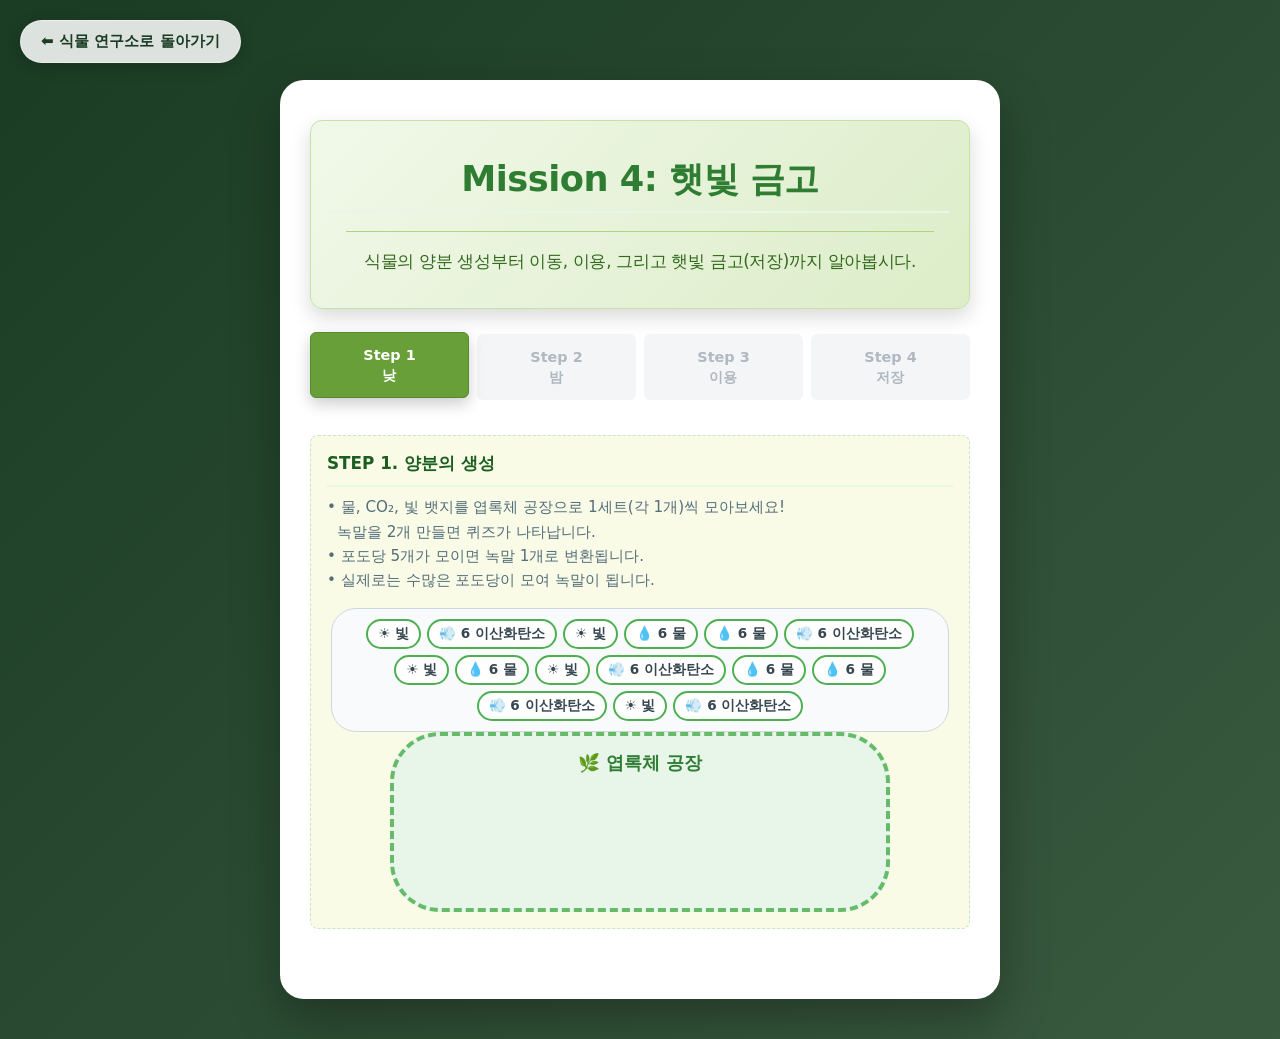
<file: mission4.html>
<!DOCTYPE html>
<html lang="ko">
<head>
  <meta charset="UTF-8">
  <meta name="viewport" content="width=device-width, initial-scale=1.0, maximum-scale=1.0, user-scalable=no">
  <title>미션 4: 햇빛 금고</title>
  
  <link rel="stylesheet" href="style.css">
  <script defer src="js/main.js"></script>
  <script defer src="js/rewards.js"></script>
  <script defer src="js/dragdrop.js"></script>
  <script defer src="js/mission4.js"></script>

  <style>
    /* 전체 화면 레이아웃 및 공통 디자인 */
    body, html {
      min-height: 100vh; margin: 0; display: flex; flex-direction: column;
      font-family: 'Pretendard', -apple-system, BlinkMacSystemFont, system-ui, Roboto, sans-serif;
      background: linear-gradient(135deg, #1a3c23 0%, #3a5a40 100%); position: relative;
      transition: background 1s ease;
    }

    body.night-theme { background: linear-gradient(135deg, #263238 0%, #1c313a 100%) !important; }

    .top-bar { position: absolute; top: 20px; left: 20px; z-index: 100; }
    .back-btn {
      background-color: rgba(255, 255, 255, 0.85); color: #1a3c23; text-decoration: none;
      padding: 10px 20px; border-radius: 30px; font-weight: 700; font-size: 0.95rem;
      box-shadow: 0 4px 15px rgba(0,0,0,0.2); border: 1px solid rgba(255,255,255,0.4);
      backdrop-filter: blur(8px); display: inline-flex; align-items: center; transition: all 0.3s ease;
    }
    .back-btn:hover { background-color: #ffffff; transform: translateY(-2px); box-shadow: 0 6px 20px rgba(0,0,0,0.3); }

    .mission-container { flex-grow: 1; display: flex; flex-direction: column; align-items: center; padding: 80px 20px 40px 20px; box-sizing: border-box; }
    .mission-card { background: #ffffff; padding: 40px 30px; border-radius: 24px; box-shadow: 0 20px 50px rgba(0,0,0,0.3); max-width: 1000px; width: 100%; transition: all 1s ease; }
    body.night-theme .mission-card { background: #263238; border: 1px solid #455a64; box-shadow: 0 20px 50px rgba(0,0,0,0.6); }

    /* 미션 헤더 박스 */
    .mission-header-box { background: linear-gradient(135deg, #f1f8e9 0%, #dcedc8 100%); padding: 35px 20px; border-radius: 12px; border: 1px solid #c5e1a5; margin-bottom: 25px; text-align: center; box-shadow: 0 8px 20px rgba(0, 0, 0, 0.15); transition: all 1s ease; }
    .mission-header-box h2 { color: #2e7d32; margin: 0; font-size: 2.2rem; font-weight: 800; letter-spacing: -0.5px; }
    .mission-header-box hr { border: 0; border-top: 1px solid #aed581; margin: 18px auto; width: 95%; }
    .mission-header-box p { color: #33691e; font-size: 1.05rem; margin: 0; font-weight: 500; letter-spacing: -0.3px; }
    body.night-theme .mission-header-box { background: linear-gradient(135deg, #37474f 0%, #263238 100%); border-color: #546e7a; }
    body.night-theme .mission-header-box h2 { color: #fff9c4; }
    body.night-theme .mission-header-box hr { border-top-color: #546e7a; }
    body.night-theme .mission-header-box p { color: #cfd8dc; }

    /* 직사각형 스텝 버튼 */
    .step-indicator { display: flex; gap: 8px; justify-content: space-between; margin-bottom: 35px; width: 100%; }
    .step-item { flex: 1; background-color: #f4f5f6; color: #b0b8c1; padding: 12px 5px; border-radius: 6px; font-size: 0.9rem; font-weight: 700; text-align: center; line-height: 1.4; transition: all 0.2s ease; border: 1px solid transparent; }
    .step-item.completed { background-color: #dcedc8; color: #33691e; border: 1px solid #aed581; box-shadow: 0 4px 10px rgba(0,0,0,0.1); }
    .step-item.active, .step-item.completed:hover { background-color: #689f38; color: #ffffff; transform: translateY(-2px); box-shadow: 0 6px 15px rgba(0,0,0,0.2); border-color: #558b2f; }
    body.night-theme .step-item { background-color: #37474f; color: #78909c; }
    body.night-theme .step-item.completed { background-color: #455a64; color: #90caf9; border-color: #546e7a; }
    body.night-theme .step-item.active { background-color: #1e88e5; color: #ffffff; border-color: #1565c0; }

    /* 공통 퀴즈 및 버튼 스타일 */
    .interactive-box { margin-bottom: 30px; animation: fadeIn 0.5s ease-in-out; }
    .interactive-box h3 { margin-top: 0; color: #1b5e20; border-bottom: 2px solid #e8f5e9; padding-bottom: 10px; transition: color 1s; }
    body.night-theme .interactive-box h3 { color: #fff9c4; border-bottom-color: #455a64; }
    
    .organelle-input { width: 100%; padding: 12px; margin-top: 10px; border: 1px solid #b0bec5; border-radius: 6px; font-size: 1rem; box-sizing: border-box; outline: none; }
    .organelle-input:focus { border-color: #2e7d32; box-shadow: 0 0 0 2px rgba(46, 125, 50, 0.2); }
    
    .btn-action { background: #2e7d32; color: white; border: none; padding: 14px 30px; border-radius: 8px; font-weight: bold; font-size: 1.05rem; cursor: pointer; width: auto; min-width: 160px; display: block; margin: 15px auto 0; transition: background 0.2s; }
    .btn-action:hover { background: #1b5e20; }
    .success-text { color: #2e7d32; font-weight: bold; margin-top: 15px; text-align: center; font-size: 1.05rem; background: #e8f5e9; padding: 10px; border-radius: 8px; }

    /* 스텝 2 전용 어두운 테마 CSS */
    .night-box { background-color: #263238; padding: 25px 20px; border-radius: 16px; box-shadow: inset 0 4px 15px rgba(0,0,0,0.3); }
    .night-box .badge-pool { background: #37474f !important; border: 1px solid #455a64 !important; }
    .night-box .dropzone { background: #37474f !important; border: 2px dashed #78909c !important; }
    .night-box .dropzone.dnd-over { background: #455a64 !important; border-color: #90caf9 !important; }
    #dz-xylem-1, #dz-xylem-2, #dz-phloem-1, #dz-phloem-2 { background-color: transparent !important; }
    #dz-xylem-1.dnd-over, #dz-xylem-2.dnd-over { background-color: rgba(100, 181, 246, 0.3) !important; border-color: #90caf9 !important; }
    #dz-phloem-1.dnd-over, #dz-phloem-2.dnd-over { background-color: rgba(255, 183, 77, 0.3) !important; border-color: #ffcc80 !important; }

    /* 드래그 앤 드롭 스타일 */
    .badge-pool { display: flex; flex-wrap: wrap; gap: 6px; justify-content: center; background: #f8fafc; border: 1px solid #cfd8dc; padding: 10px; border-radius: 12px; margin-bottom: 20px; min-height: 50px; }
    #pool1 { border: 1px solid #cfd8dc !important; background: #f8fafc !important; }
    .badge { display: inline-flex; align-items: center; justify-content: center; background: #ffffff; border: 2px solid #81c784; border-radius: 25px; padding: 6px 14px; font-size: 0.95rem; font-weight: 700; color: #37474f; cursor: grab; box-shadow: 0 2px 4px rgba(0,0,0,0.1); user-select: none; touch-action: none; transition: transform 0.1s; z-index: 10; }
    .m4-badge-small { padding: 4px 10px; font-size: 0.85rem; border-radius: 15px; }
    .badge:active { cursor: grabbing; transform: scale(1.05); }
    .dnd-ghost { position: fixed; z-index: 10000; pointer-events: none; margin: 0; opacity: 0.9; }
    .badge.dnd-source-dragging { opacity: 0.5; }

    .dropzone { display: inline-flex; align-items: center; justify-content: center; min-width: 100px; min-height: 40px; background: #f8fcf8; border: 2px dashed #b0bec5; border-radius: 25px; margin: 0 4px; box-sizing: border-box; transition: all 0.2s; position: relative; }
    .dropzone.dnd-over { background: #e3f2fd; border-color: #1e88e5; }
    .dropzone:has(.badge) { border: none; background-color: transparent; }
    .dropzone .badge { margin: 0; box-shadow: none; border-color: #4caf50; }
    .multi-dropzone { width: 100%; max-width: 350px; min-height: 100px; background: #e8f5e9; border: 3px dashed #81c784; border-radius: 16px; display: flex; flex-wrap: wrap; gap: 10px; align-content: flex-start; justify-content: center; padding: 40px 10px 15px; margin: 0 auto; }
    .multi-dropzone.dnd-over { border-color: #66bb6a; background: #f1f8e9; }
    .multi-dropzone:has(.badge) { border: 3px dashed #81c784; background: #e8f5e9; }

    #plant-stage { font-size: 5rem; transition: transform 0.6s cubic-bezier(0.175, 0.885, 0.32, 1.275), font-size 0.6s ease, text-shadow 0.6s; transform-origin: bottom center; margin-bottom: -15px; z-index: 10; }

    /* 스텝 4 전용 CSS (1:2.2 비율 및 검정 글씨 적용) */
    #step4-vault { 
        display: grid; grid-template-columns: 1fr 1fr 80px; gap: 8px; 
        background: #37474f; padding: 15px; border-radius: 16px; 
        border: 4px solid #ffd700; box-shadow: 0 0 25px rgba(255, 215, 0, 0.5); 
    }
    
    .s4-slot { border: 2px dashed #90a4ae; background: #263238; border-radius: 8px; min-height: 50px; transition: all 0.3s; }
    .s4-slot.dnd-over { border-color: #fbc02d; background: rgba(251, 192, 45, 0.3); }
    .s4-slot:has(.badge) { 
        background: linear-gradient(135deg, #ffeb3b, #fbc02d) !important; 
        border: 2px solid #f57f17 !important; 
        box-shadow: inset 0 0 15px rgba(255,255,255,0.5); 
    }
    
    .s4-slot .badge { 
        font-size: 0.85rem !important; 
        padding: 4px 6px !important; 
        border:none !important; 
        background:transparent !important; 
        color: #000000 !important; 
        font-weight: 900; 
        box-shadow: none !important;
    }
    
    .s4-blocked { background: linear-gradient(135deg, #ffeb3b, #fbc02d); border-radius: 8px; border: none; box-shadow: inset 0 0 10px rgba(255,255,255,0.4); }
    
    .s4-label, .s4-header { 
        background: #dcedc8 !important; 
        color: #1b5e20 !important; 
        border: 2px solid #aed581; 
        border-radius: 8px; 
        display: flex; align-items: center; justify-content: center; 
        font-weight: 900; font-size: 1.05rem; text-align: center;
        box-shadow: 0 2px 5px rgba(0,0,0,0.1);
    }
    .s4-header { padding: 8px 0; font-size: 1.1rem; letter-spacing: 1px; }
    
    /* 스텝 4 선 긋기 퀴즈 3단 레이아웃 CSS */
    .line-quiz-container { position: relative; display: flex; justify-content: space-between; align-items: stretch; margin-top: 20px; padding: 30px; background: #f8fafc; border-radius: 12px; border: 2px solid #b0bec5; min-height: 500px; gap: 15px; }
    .line-col { display: flex; flex-direction: column; gap: 15px; z-index: 2; justify-content: space-between; width: 35%;}
    
    .plant-img { width: 85px; height: 85px; background: #fff; border: 3px solid #81c784; border-radius: 16px; padding: 5px; cursor: pointer; display: flex; align-items: center; justify-content: center; transition: transform 0.2s; box-shadow: 0 4px 10px rgba(0,0,0,0.1); user-select: none; }
    .plant-img:hover { transform: scale(1.05); }
    .plant-img.selected { background: #ffeb3b; border-color: #f57f17; box-shadow: 0 0 15px rgba(251,192,45,0.6); }
    .plant-img.connected { opacity: 0.6; border-color: #aed581; background: #e8f5e9; }
    .plant-img img { max-width: 100%; max-height: 100%; object-fit: contain; }
    
    .line-col-center { flex: 1; display: flex; flex-direction: column; align-items: center; justify-content: center; gap: 30px; z-index: 2; }
    .center-target { background: #fff; border: 3px solid #64b5f6; border-radius: 20px; padding: 15px 40px; cursor: pointer; font-weight: 900; font-size: 1.3rem; color: #1565c0; transition: all 0.2s; user-select: none; box-shadow: 0 4px 10px rgba(0,0,0,0.1); min-width: 120px; text-align: center; }
    .center-target:hover { transform: scale(1.05); background: #e3f2fd; }
    
    #line-svg { position: absolute; top: 0; left: 0; width: 100%; height: 100%; z-index: 1; pointer-events: none; }

    @keyframes fadeIn { from { opacity: 0; transform: translateY(10px); } to { opacity: 1; transform: translateY(0); } }
  </style>
</head>
<body>

<div class="top-bar">
  <a href="index.html" class="back-btn">⬅ 식물 연구소로 돌아가기</a>
</div>

<main class="mission-container">
  <div class="mission-card">
    
    <div class="mission-header-box">
      <h2>Mission 4: 햇빛 금고</h2>
      <hr>
      <p>식물의 양분 생성부터 이동, 이용, 그리고 햇빛 금고(저장)까지 알아봅시다.</p>
    </div>
    
    <div class="step-indicator" id="m4-indicator">
      <div class="step-item active" id="dot-1">Step 1<br>낮</div>
      <div class="step-item" id="dot-2">Step 2<br>밤</div>
      <div class="step-item" id="dot-3">Step 3<br>이용</div>
      <div class="step-item" id="dot-4">Step 4<br>저장</div>
    </div>
    
    <!-- STEP 1 (낮) -->
    <div id="step1-box" class="interactive-box">
      <h3>STEP 1. 양분의 생성</h3>
      <p style="font-size: 0.95rem; color: #546e7a; line-height: 1.6; margin-top: 5px; word-break: keep-all;">
        • 물, CO₂, 빛 뱃지를 엽록체 공장으로 1세트(각 1개)씩 모아보세요!<br>
        <span style="display: inline-block; margin-left: 10px;">녹말을 2개 만들면 퀴즈가 나타납니다.</span><br>
        • 포도당 5개가 모이면 녹말 1개로 변환됩니다.<br>
        • 실제로는 수많은 포도당이 모여 녹말이 됩니다.
      </p>

      <div class="badge-pool m4-badge-pool dropzone" id="pool1" style="max-height: 140px; overflow-y: auto;"></div>
      <div class="dropzone m4-dropzone multi-dropzone" id="dz-leaf" style="width: 100%; max-width: 500px; min-height: 180px; margin: 0 auto; background: #e8f5e9; border: 4px dashed #66bb6a; border-radius: 50px; position: relative; display: flex; flex-wrap: wrap; gap: 8px; justify-content: center; align-content: center; padding: 40px 15px 15px;">
         <div style="width:100%; text-align:center; color:#2e7d32; font-weight:bold; position:absolute; pointer-events:none; z-index:0; top: 15px; font-size: 1.1rem;">🌿 엽록체 공장</div>
      </div>
      
      <div id="step1-quiz-area" style="display: none; margin-top: 20px; background: #f1f8e9; padding: 15px; border-radius: 8px; border: 1px solid #c8e6c9; text-align: center;">
        <h4 style="color: #2e7d32; margin-top: 0;">📝 광합성 산물 퀴즈</h4>
        <p style="margin:0 0 10px 0; font-size: 1.05rem; line-height: 1.6; color:#37474f;">
          Q. 광합성 결과 최초로 만들어진 양분인 포도당은 바로 물에 녹지 않는 양분인 <strong>무엇</strong>으로 바뀌어 엽록체에 저장되는가?
        </p>
        <input type="text" id="q1-inline-input" class="organelle-input" placeholder="정답 입력" style="margin-bottom: 15px; max-width: 300px;">
        <button id="btn-check-inline-quiz" class="btn-action" onclick="checkStep1QuizInline()" style="margin-top: 0;">정답 확인</button>
      </div>

      <p id="step1-msg" class="success-text" style="display: none;"></p>
      <button id="btn-next-2" class="btn-action" onclick="if(typeof launchConfetti === 'function') launchConfetti(); setTimeout(() => { goM4Step(2); }, 800);" style="background:#f57f17; display: none;">Step 2 가기 ➔</button>
    </div>

    <!-- STEP 2 (밤) -->
    <div id="step2-box" class="interactive-box night-box" style="display: none;">
      <h3>STEP 2. 양분의 이동 (밤)</h3>
      <div id="step2-intro" style="background: #1c2529; border: 1px solid #455a64; border-radius: 12px; padding: 30px; text-align: center; margin-bottom: 20px; animation: fadeIn 1s ease-in-out;">
        <img src="images/M4_s02_VascularBundle_2.png" alt="양분의 이동 힌트" style="max-width: 100%; height: auto; border-radius: 8px; margin-bottom: 25px; box-shadow: 0 4px 10px rgba(0,0,0,0.5);">
        <div style="font-size: 1.25rem; line-height: 1.8; color: #fff9c4 !important; font-weight: bold; word-break: keep-all; margin-bottom: 25px;">
          엽록체에 저장된 녹말은 주로 밤에 물에 잘 녹는 <span style="color:#81d4fa !important;">설탕</span>으로 바뀌어<br>체관을 따라 꽃, 열매, 뿌리 줄기 등으로 이동한다.
        </div>
        <button class="btn-action" onclick="startStep2Interactive()" style="background:#1e88e5; border: 1px solid #64b5f6; display: inline-block;">계속 ➔</button>
      </div>

      <div id="step2-interactive" style="display: none; margin-top: 20px;">
        <p style="color: #b0bec5 !important; margin-bottom: 20px; text-align: center; font-size: 1.1rem;">
          &lt;양분과 물을 <strong>세포질</strong>로 보낸 후 다시 각각 이동 경로로 보내세요&gt;
        </p>
        <div style="display: flex; gap: 20px; flex-wrap: wrap; align-items: stretch;">
          <div style="flex: 1; width: calc(50% - 10px); min-width: 280px; background: #37474f; border-radius: 12px; padding: 20px; border: 1px solid #546e7a; display: flex; flex-direction: column;">
            <h4 style="color:#aed581; margin-top:0; text-align:center;">🌿 엽록체</h4>
            <div class="badge-pool m4-badge-pool dropzone" id="pool2" style="background:#263238; border:1px solid #455a64; min-height:80px; display: flex; align-items: center; justify-content: center; gap: 10px; flex-wrap: wrap;">
              <div class="badge m4-badge" data-type="starch" draggable="true" tabindex="0" role="button" style="touch-action: none;">🥔 녹말</div>
              <div class="badge m4-badge" data-type="water" draggable="true" tabindex="0" role="button" style="touch-action: none;">💧 물</div>
            </div>
            <h4 style="color:#ffcc80; margin-top:20px; text-align:center;">세포질</h4>
            <div class="dropzone m4-dropzone multi-dropzone" id="dz-cytoplasm" style="flex: 1; width: 100%; min-height: 180px; background: #455a64; border: 3px dashed #ffb74d; border-radius: 12px; padding:15px; display:flex; flex-wrap:wrap; gap:8px; align-content: flex-start;"></div>
          </div>
          
          <div style="flex: 1; width: calc(50% - 10px); min-width: 280px; position: relative; background: url('images/M4_s02_VascularBundle.png') no-repeat center/contain, #263238; border-radius: 12px; min-height: 400px; overflow: hidden; border: 1px solid #78909c;">
             <div class="dropzone m4-dropzone" id="dz-xylem-1" style="position: absolute; top: 42%; left: 11%; transform: translate(-50%, -50%); border: 2px dashed #64b5f6; min-width: 70px; min-height: 40px; border-radius: 8px;"></div>
             <div class="dropzone m4-dropzone" id="dz-xylem-2" style="position: absolute; top: 66%; left: 30%; transform: translate(-50%, -50%); border: 2px dashed #64b5f6; min-width: 70px; min-height: 40px; border-radius: 8px;"></div>
             <div class="dropzone m4-dropzone" id="dz-phloem-1" style="position: absolute; top: 36%; left: 30%; transform: translate(-50%, -50%); border: 2px dashed #ffb74d; min-width: 70px; min-height: 40px; border-radius: 8px;"></div>
             <div class="dropzone m4-dropzone" id="dz-phloem-2" style="position: absolute; top: 57%; left: 48%; transform: translate(-50%, -50%); border: 2px dashed #ffb74d; min-width: 70px; min-height: 40px; border-radius: 8px;"></div>
          </div>   
        </div>
      </div>

      <div id="step2-success-msg" style="display: none; margin-top: 20px; background: rgba(46,125,50,0.4); padding: 15px; border-radius: 8px; text-align: center; border: 1px solid #81c784; animation: fadeIn 0.5s;">
        <p style="color: #c8e6c9 !important; font-size: 1.15rem; font-weight: bold; margin: 0;">🌱 설탕이 체관을 따라 뿌리, 줄기, 꽃, 열매 등으로 이동합니다.</p>
      </div>
      
      <div id="step2-quiz-area" style="display: none; margin-top: 20px; background: #37474f; padding: 25px; border-radius: 12px; border: 1px solid #64b5f6; text-align: left; animation: fadeIn 0.5s;">
        <h4 style="color: #fff9c4; margin-top: 0; font-size: 1.2rem; text-align: center;">📝 이동 경로 퀴즈</h4>
        
        <div style="margin-bottom: 20px;">
          <p style="margin:0 0 8px 0; font-size: 1.1rem; line-height: 1.6; color:#e0e0e0 !important;">
            <strong style="color:#81d4fa;">Q1.</strong> 엽록체에 임시 저장되었던 녹말이 식물의 각 기관으로 이동할 때 어떤 양분으로 바뀌는가?
          </p>
          <input type="text" id="q2-input-1" class="organelle-input" placeholder="정답 입력" style="width: 100%; max-width: 400px; background:#263238; color:#fff; border-color:#546e7a;">
        </div>
        
        <div style="margin-bottom: 25px;">
          <p style="margin:0 0 8px 0; font-size: 1.1rem; line-height: 1.6; color:#e0e0e0 !important;">
            <strong style="color:#ffb74d;">Q2.</strong> Q1의 양분으로 바뀐 후 줄기의 무엇을 따라 이동하는가?
          </p>
          <input type="text" id="q2-input-2" class="organelle-input" placeholder="정답 입력" style="width: 100%; max-width: 400px; background:#263238; color:#fff; border-color:#546e7a;">
        </div>

        <!-- 💡 새로 추가된 Q3 영역 -->
        <div style="margin-bottom: 25px;">
          <p style="margin:0 0 8px 0; font-size: 1.1rem; line-height: 1.6; color:#e0e0e0 !important;">
            <strong style="color:#aed581;">Q3.</strong> 광합성 결과 생긴 산소는 낮에 식물 자체의 호흡에 사용하다 남은 것은 잎의 어느 부분을 통해 식물 밖으로 나가는가?
          </p>
          <input type="text" id="q2-input-3" class="organelle-input" placeholder="정답 입력" style="width: 100%; max-width: 400px; background:#263238; color:#fff; border-color:#546e7a;">
        </div>

        <button id="btn-check-step2-quiz" class="btn-action" onclick="checkStep2Quiz()" style="background:#1e88e5; margin:0 auto; display: block;">정답 확인</button>
      </div>
      <button id="btn-next-3" class="btn-action" onclick="if(typeof launchConfetti === 'function') launchConfetti(); setTimeout(() => { goM4Step(3); }, 800);" style="background:#f57f17; display: none;">Step 3 가기 ➔</button>
    </div>

    <!-- STEP 3 -->
    <div id="step3-box" class="interactive-box" style="display: none;">
      <h3>STEP 3. 양분의 이동과 이용</h3>
      <div id="s3-review-area" style="background: #f1f8e9; padding: 25px; border-radius: 12px; border: 1px solid #c8e6c9; margin-bottom:25px; text-align: center;">
        <h4 style="color:#2e7d32; margin-top:0; font-size: 1.3rem;">📝 Q.</h4>
        <p style="font-size:1.1rem; line-height:1.8; color:#37474f; word-break: keep-all;">
          낮에 엽록체에 임시 저장된 녹말은 밤이 되면 
          <input type="text" id="s3-q1" class="organelle-input" style="width:90px; text-align:center; display:inline-block; margin: 0 5px; padding:8px;">(으)로 변하여 줄기의 
          <input type="text" id="s3-q2" class="organelle-input" style="width:90px; text-align:center; display:inline-block; margin: 0 5px; padding:8px;">을(를) 따라 뿌리, 줄기, 꽃, 열매 등 식물의 각 기관으로 이동해요.
        </p>
        <button id="btn-s3-review" class="btn-action" onclick="checkS3Review()">정답 확인</button>
        <button id="btn-s3-start-main" class="btn-action" style="display:none; background:#1e88e5;" onclick="startS3Main()">계속 ➔</button>
      </div>

      <div id="s3-main-area" style="display:none; gap:20px; flex-wrap:wrap; align-items: stretch;">
        <div style="flex:1; width: calc(50% - 10px); min-width:280px; background:#f1f8e9; border-radius:12px; padding:25px; border:1px solid #c5e1a5; box-shadow: inset 0 2px 8px rgba(0,0,0,0.05);">
          <h4 style="color:#1b5e20; margin-top:0; border-bottom: 2px solid #dcedc8; padding-bottom: 10px;">식물이 합성한 양분은 어떻게 이용될까요?</h4>
          <div id="s3-q-container">
             <div class="s3-question-block" id="s3-qb-1">
                 <p style="color:#e65100; font-weight:bold; font-size: 1.15rem; margin-bottom: 8px;">Q1. 생명 유지</p>
                 <p style="color:#33691e; margin-top: 0; font-size: 1.05rem;">식물이 살아가는 데 필요한 에너지를 내는 과정은?</p>
                 <input type="text" id="s3-ans-1" class="organelle-input" placeholder="정답 입력 (예: 호흡)">
                 <button id="s3-btn-check-1" class="btn-action" style="margin-top:15px; width: 100%;" onclick="checkS3Answer(1, '호흡')">정답 확인</button>
                 <button id="s3-next-1" class="btn-action" style="display:none; margin-top:15px; background:#f57f17; width: 100%;" onclick="growPlant(1)">계속 ➔</button>
             </div>
             <div class="s3-question-block" id="s3-qb-2" style="display:none;">
                 <p style="color:#e65100; font-weight:bold; font-size: 1.15rem; margin-bottom: 8px;">Q2. 몸의 구성성분</p>
                 <p style="color:#33691e; margin-top: 0; font-size: 1.05rem;">새로운 잎과 줄기를 만들어 몸집을 키우는 과정은?</p>
                 <input type="text" id="s3-ans-2" class="organelle-input" placeholder="정답 입력 (예: 생장)">
                 <button id="s3-btn-check-2" class="btn-action" style="margin-top:15px; width: 100%;" onclick="checkS3Answer(2, '생장')">정답 확인</button>
                 <button id="s3-next-2" class="btn-action" style="display:none; margin-top:15px; background:#f57f17; width: 100%;" onclick="growPlant(2)">계속 ➔</button>
             </div>
             <div class="s3-question-block" id="s3-qb-3" style="display:none;">
                 <p style="color:#e65100; font-weight:bold; font-size: 1.15rem; margin-bottom: 8px;">Q3. 꽃과 열매</p>
                 <p style="color:#33691e; margin-top: 0; font-size: 1.05rem;">자손을 남기기 위해 씨앗(열매)을 맺는 과정은?</p>
                 <input type="text" id="s3-ans-3" class="organelle-input" placeholder="정답 입력 (예: 번식)">
                 <button id="s3-btn-check-3" class="btn-action" style="margin-top:15px; width: 100%;" onclick="checkS3Answer(3, '번식')">정답 확인</button>
                 <button id="s3-next-3" class="btn-action" style="display:none; margin-top:15px; background:#f57f17; width: 100%;" onclick="growPlant(3)">계속 ➔</button>
             </div>
             <div class="s3-question-block" id="s3-qb-4" style="display:none;">
                 <p style="color:#e65100; font-weight:bold; font-size: 1.15rem; margin-bottom: 8px;">Q4. 저장</p>
                 <p style="color:#33691e; margin-top: 0; font-size: 1.05rem;">뿌리, 줄기, 열매, 씨 등에 나중을 위해 모아 두는 것은?</p>
                 <input type="text" id="s3-ans-4" class="organelle-input" placeholder="정답 입력 (예: 저장)">
                 <button id="s3-btn-check-4" class="btn-action" style="margin-top:15px; width: 100%;" onclick="checkS3Answer(4, '저장')">정답 확인</button>
                 <button id="s3-next-4" class="btn-action" style="display:none; margin-top:15px; background:#f57f17; width: 100%;" onclick="growPlant(4)">계속 ➔</button>
             </div>
             <div class="s3-question-block" id="s3-qb-5" style="display:none;">
                 <p style="color:#e65100; font-weight:bold; font-size: 1.15rem; margin-bottom: 8px;">Q5. 동물의 먹이</p>
                 <p style="color:#33691e; margin-top: 0; font-size: 1.05rem;">식물에 저장된 양분은 초식/육식 동물의 무엇이 되나요?</p>
                 <input type="text" id="s3-ans-5" class="organelle-input" placeholder="정답 입력 (예: 먹이)">
                 <button id="s3-btn-check-5" class="btn-action" style="margin-top:15px; width: 100%;" onclick="checkS3Answer(5, '먹이')">정답 확인</button>
                 <button id="s3-next-5" class="btn-action" style="display:none; margin-top:15px; background:#f57f17; width: 100%;" onclick="growPlant(5)">수확하기 ➔</button>
             </div>
             
             <div class="s3-question-block" id="s3-harvest-result" style="display:none; text-align:center;">
                 <p style="color:#e65100; font-weight:bold; font-size: 1.5rem; margin-bottom: 20px;">🎉 수확하였습니다!</p>
                 <button class="btn-action" style="background:#1e88e5; width: 100%;" onclick="showS3FinalQuiz()">계속 ➔</button>
             </div>

             <div class="s3-question-block" id="s3-final-quiz-area" style="display:none;">
                 <h4 style="color:#1b5e20; border-bottom: 2px solid #dcedc8; padding-bottom: 8px; margin-top: 0;">최종 복습 퀴즈</h4>
                 <p style="line-height:1.9; font-size:1.05rem; word-break:keep-all; color:#37474f;">
                    식물이 광합성 작용으로 합성한 양분은 식물의 자체의 
                    (<input type="text" id="s3-fq-1" class="organelle-input" style="width:70px; padding:5px; text-align:center; display:inline-block; margin:0 3px;">), 
                    (<input type="text" id="s3-fq-2" class="organelle-input" style="width:70px; padding:5px; text-align:center; display:inline-block; margin:0 3px;">), 
                    (<input type="text" id="s3-fq-3" class="organelle-input" style="width:70px; padding:5px; text-align:center; display:inline-block; margin:0 3px;">)에 사용되고 남은 것은 다양한 형태로 저장된다.<br>
                    뿌리, 줄기, 열매, 씨 등에 
                    (<input type="text" id="s3-fq-4" class="organelle-input" style="width:70px; padding:5px; text-align:center; display:inline-block; margin:0 3px;">)된 양분을 동물이 먹어서 동물이 자란다.
                 </p>
                 <button id="btn-check-s3-final" class="btn-action" style="width:100%; margin-top:15px;" onclick="checkS3FinalQuiz()">정답 확인</button>
             </div>
          </div>
        </div>
        
        <div style="flex:1; width: calc(50% - 10px); min-width:280px; background:linear-gradient(to bottom, #e1f5fe 0%, #b3e5fc 70%, #dcedc8 100%); border-radius:12px; border:3px solid #81c784; display:flex; flex-direction:column; align-items:center; justify-content:flex-end; padding:20px; position:relative; min-height:350px; overflow:hidden;">
            <div id="plant-stage" style="font-size:5rem; transition: transform 0.6s cubic-bezier(0.175, 0.885, 0.32, 1.275), font-size 0.6s ease, text-shadow 0.6s; transform-origin: bottom center; margin-bottom: -15px; z-index: 10;">🌱</div>
            <div style="width: 120px; height: 30px; background: #795548; border-radius: 50%; margin-top: -10px; z-index: 0; box-shadow: inset 0 -5px 10px rgba(0,0,0,0.3);"></div>
            
            <div id="harvest-modal" style="display:none; position:absolute; top:40%; left:50%; transform:translate(-50%, -50%); background:rgba(0,0,0,0.85); color:white; padding:20px 30px; border-radius:12px; text-align:center; width:85%; z-index: 20; box-shadow: 0 10px 30px rgba(0,0,0,0.5);">
               <p style="font-size:1.3rem; margin-bottom:20px; font-weight: bold;">과실이 무르익었습니다!<br>수확하시겠습니까?</p>
               <div style="display:flex; gap:15px; justify-content:center;">
                  <button class="btn-action" style="margin:0; background:#66bb6a; min-width: 80px;" onclick="harvestPlant(true)">예</button>
                  <button class="btn-action" style="margin:0; background:#e53935; min-width: 80px;" onclick="harvestPlant(false)">아니오</button>
               </div>
            </div>
        </div>
      </div>
      
      <p id="step3-msg" class="success-text" style="display: none;"></p>
      <button id="btn-next-4" class="btn-action" onclick="if(typeof launchConfetti === 'function') launchConfetti(); setTimeout(() => { goM4Step(4); }, 800);" style="background:#f57f17; display: none; width:100%; max-width: 400px;">Step 4 가기 ➔</button>
      
    </div>

    <!-- 💡 개편된 STEP 4 (1:2.2 비율, 황금 테두리, 검은 글씨 적용) -->
    <div id="step4-box" class="interactive-box" style="display: none;">
      <h3>STEP 4. 햇빛 금고 대정리</h3>
      <p style="color: #546e7a; margin-bottom: 15px;">
         창고에 수확한 식물들이 무질서하게 쌓여있습니다. 금고에 <strong>영양소</strong>와 <strong>저장기관</strong>을 기준으로 분류하여 정리하세요. 같은 종은 한 곳에 중복해서 넣을 수 없습니다.
      </p>

      <div style="display: flex; gap: 10px; flex-wrap: wrap; align-items: stretch; margin-top: 20px;">
        <!-- 좌측 1 (창고) -->
        <div style="flex: 1; min-width: 180px; background: #e8f5e9; border-radius: 12px; padding: 15px; border: 2px dashed #81c784; box-shadow: inset 0 2px 10px rgba(0,0,0,0.05);">
          <h4 style="color:#2e7d32; margin-top:0; text-align:center;">📦 창고</h4>
          <div id="s4-pool" class="m4-badge-pool dropzone" style="display: flex; flex-wrap: wrap; gap: 6px; justify-content: center; min-height: 200px;">
             <!-- 랜덤 뱃지 자동 생성 -->
          </div>
        </div>

        <!-- 우측 2.2 (황금 햇빛 금고) -->
        <div style="flex: 2.2; min-width: 360px;">
          <div id="step4-vault">
            <div class="s4-header" style="grid-column: 1 / 4;">영양소</div>
            
            <div class="dropzone m4-dropzone s4-slot" data-accept="수박,사탕수수"></div>
            <div class="dropzone m4-dropzone s4-slot" data-accept="수박,사탕수수"></div>
            <div class="s4-label">당류</div>

            <div class="dropzone m4-dropzone s4-slot" data-accept="감자,고구마"></div>
            <div class="dropzone m4-dropzone s4-slot" data-accept="감자,고구마"></div>
            <div class="s4-label">녹말</div>

            <div class="dropzone m4-dropzone s4-slot" data-accept="콩,참깨"></div>
            <div class="dropzone m4-dropzone s4-slot" data-accept="콩,참깨"></div>
            <div class="s4-label">지방</div>

            <div class="dropzone m4-dropzone s4-slot" data-accept="콩,땅콩"></div>
            <div class="dropzone m4-dropzone s4-slot" data-accept="콩,땅콩"></div>
            <div class="s4-label">단백질</div>

            <div class="s4-header" style="grid-column: 1 / 4; margin-top: 10px;">저장기관</div>

            <div class="dropzone m4-dropzone s4-slot" data-accept="수박" data-capacity="1"></div>
            <div class="s4-blocked"></div>
            <div class="s4-label">열매</div>

            <div class="dropzone m4-dropzone s4-slot" data-accept="땅콩,참깨"></div>
            <div class="dropzone m4-dropzone s4-slot" data-accept="땅콩,참깨"></div>
            <div class="s4-label">씨</div>

            <div class="dropzone m4-dropzone s4-slot" data-accept="사탕수수,감자"></div>
            <div class="dropzone m4-dropzone s4-slot" data-accept="사탕수수,감자"></div>
            <div class="s4-label">줄기</div>

            <div class="dropzone m4-dropzone s4-slot" data-accept="고구마" data-capacity="1"></div>
            <div class="s4-blocked"></div>
            <div class="s4-label">뿌리</div>
          </div>
        </div>
      </div>

      <div id="s4-vault-done" style="display: none; margin-top: 25px; animation: fadeIn 0.5s;">
        <div style="background: rgba(46,125,50,0.15); padding: 20px; border-radius: 12px; text-align: center; border: 2px solid #81c784; margin-bottom: 20px;">
            <p style="color: #2e7d32; font-size: 1.3rem; font-weight: bold; margin: 0;">✨ 햇빛 금고가 가득찼습니다!</p>
        </div>
        
        <div style="background: #fff3e0; padding: 20px; border-radius: 12px; border: 2px dashed #ffb74d; text-align: left; margin-bottom: 20px;">
            <h4 style="color: #e65100; margin-top: 0; font-size: 1.2rem;">📖 재미있는 식물 이야기 (땅콩, 감자, 고구마)</h4>
            <p style="color: #4e342e; font-size: 1.05rem; line-height: 1.6; word-break: keep-all; margin: 0;">
                아래의 식물은 모두 우리가 먹는 부위를 땅 속에서 수확하지만 양분이 저장된 기관은 서로 달라요.!<br>
                <strong>땅콩</strong>은 꽃이 진 후 땅속으로 파고들어가 땅속에서 <strong>열매</strong>를 맺어요.<br>
                <strong>감자</strong>는 양분이 <strong>줄기</strong>에 쌓여 굵어져서 감자가 돼요.<br>
                <strong>고구마</strong>는 양분이 <strong>뿌리</strong>에 쌓여 굵어져서 고구마가 돼요.<br>
                <strong>양파</strong>는 양분이 <strong>잎</strong>에 쌓여 굵어져서 된 것이랍니다. 세상에나!!
            </p>
        </div>

        <button class="btn-action" style="background:#1e88e5; margin:0 auto;" onclick="startS4LineQuiz()">계속 ➔</button>
      </div>

      <div id="s4-quiz-area" style="display:none; margin-top:30px; animation: fadeIn 0.5s;">
        <h4 style="color:#1b5e20; border-bottom: 2px solid #dcedc8; padding-bottom: 10px; margin-top: 0; font-size:1.2rem;">📝 Q. 양분을 주로 저장하는 기관을 서로 알맞게 짝지으시오.</h4>
        <p style="font-size:0.95rem; color:#546e7a; margin-top:-5px;">(왼쪽이나 오른쪽의 식물 사진을 먼저 누르고, 가운데 저장 기관을 누르면 선이 연결됩니다.)</p>
        
        <div class="line-quiz-container" id="line-container">
            <svg id="line-svg"></svg>
            
            <div class="line-col" id="line-col-left">
                <div class="plant-img" id="l-radish" onclick="selectLineItem('l-radish')"><img src="images/M4_s04_p01.png" alt="무" onerror="this.src='https://cdn-icons-png.flaticon.com/512/2909/2909808.png'"></div>
                <div class="plant-img" id="l-cabbage" onclick="selectLineItem('l-cabbage')"><img src="images/M4_s04_p02.png" alt="배추" onerror="this.src='https://cdn-icons-png.flaticon.com/512/3790/3790938.png'"></div>
                <div class="plant-img" id="l-tangerine" onclick="selectLineItem('l-tangerine')"><img src="images/M4_s04_p03.png" alt="귤" onerror="this.src='https://cdn-icons-png.flaticon.com/512/1155/1155099.png'"></div>
                <div class="plant-img" id="l-sweetpotato" onclick="selectLineItem('l-sweetpotato')"><img src="images/M4_s04_p04.png" alt="고구마" onerror="this.src='https://cdn-icons-png.flaticon.com/512/2850/2850730.png'"></div>
                <div class="plant-img" id="l-potato" onclick="selectLineItem('l-potato')"><img src="images/M4_s04_p05.png" alt="감자" onerror="this.src='https://cdn-icons-png.flaticon.com/512/2079/2079374.png'"></div>
            </div>

            <div class="line-col-center" id="line-col-center">
                <div class="center-target" id="c-root" onclick="selectLineTarget('c-root')">뿌리</div>
                <div class="center-target" id="c-stem" onclick="selectLineTarget('c-stem')">줄기</div>
                <div class="center-target" id="c-leaf" onclick="selectLineTarget('c-leaf')">잎</div>
                <div class="center-target" id="c-seed" onclick="selectLineTarget('c-seed')">씨</div>
                <div class="center-target" id="c-fruit" onclick="selectLineTarget('c-fruit')">열매</div>
            </div>

            <div class="line-col" id="line-col-right" style="align-items: flex-end;">
                <div class="plant-img" id="r-sugarcane" onclick="selectLineItem('r-sugarcane')"><img src="images/M4_s04_p06.png" alt="사탕수수" onerror="this.src='https://cdn-icons-png.flaticon.com/512/2909/2909825.png'"></div>
                <div class="plant-img" id="r-bean" onclick="selectLineItem('r-bean')"><img src="images/M4_s04_p07.png" alt="콩" onerror="this.src='https://cdn-icons-png.flaticon.com/512/3593/3593685.png'"></div>
                <div class="plant-img" id="r-peanut" onclick="selectLineItem('r-peanut')"><img src="images/M4_s04_p08.png" alt="땅콩" onerror="this.src='https://cdn-icons-png.flaticon.com/512/1202/1202058.png'"></div>
                <div class="plant-img" id="r-watermelon" onclick="selectLineItem('r-watermelon')"><img src="images/M4_s04_p09.png" alt="수박" onerror="this.src='https://cdn-icons-png.flaticon.com/512/2909/2909772.png'"></div>
                <div class="plant-img" id="r-onion" onclick="selectLineItem('r-onion')"><img src="images/M4_s04_p10.png" alt="양파" onerror="this.src='https://cdn-icons-png.flaticon.com/512/2909/2909819.png'"></div>
            </div>

        </div>
        <button id="btn-check-s4-line" class="btn-action" style="width: 100%; max-width: 400px; margin-top:20px;" onclick="checkS4LineQuiz()">정답 확인</button>
      </div>

      <!-- 💡 식물 전문가 엔딩 영역 (이미지 추가 완료!) -->
      <div id="s4-ending-area" style="display:none; margin-top: 30px; text-align: center; animation: fadeIn 1s;">
         <div style="background: #fff9c4; padding: 40px 30px; border-radius: 16px; border: 4px solid #fbc02d; box-shadow: 0 10px 30px rgba(0,0,0,0.15);">
             <p style="font-size: 2.5rem; margin:0 0 10px 0;">🎉</p>
             <h3 style="color:#f57f17; font-size: 2.4rem; margin:0 0 15px 0;">모든 생명의 근원<br> 당신은 식물 전문가로 승격하셨습니다!</h3>
             <img src="images/M4_s04_end_01.png" alt="식물 전문가" style="max-width: 100%; max-height: 250px; border-radius: 12px; margin-bottom: 20px; box-shadow: 0 5px 15px rgba(0,0,0,0.2);" onerror="this.src='https://cdn-icons-png.flaticon.com/512/2850/2850730.png'">
             
             <div style="display: flex; gap: 15px; justify-content: center; flex-wrap: wrap;">
                 <button class="btn-action" style="margin:0; background:#cfd8dc; color:#333; font-size: 1.1rem; padding: 14px 30px;" onclick="location.href='index.html'">식물연구소 돌아가기</button>
                 <button class="btn-action" style="margin:0; background:#f57f17; font-size: 1.1rem; padding: 14px 30px;" onclick="location.href='hidden.html'">히든프로젝트 가기 ➔</button>
             </div>
         </div>
      </div>
</main>
<canvas id="confetti-canvas" style="position: fixed; top: 0; left: 0; pointer-events: none; width: 100%; height: 100%; z-index: 9999;"></canvas>

</body>
</html>
</file>
<file: style.css>
/* ==========================================
   1. CSS 변수 및 기본 설정 (Base)
   ========================================== */
:root {
  --primary: #2e7d32;
  --primary-light: #e8f5e9;
  --accent: #f57f17;
  --dark: #263238;
  --light: #f9fbe7;
  --warn: #c62828;
}

* { 
  box-sizing: border-box; 
  font-family: 'Pretendard', -apple-system, BlinkMacSystemFont, system-ui, sans-serif; 
}

body { 
  margin: 0; 
  background: #eceff1; 
  color: var(--dark); 
  display: flex; 
  flex-direction: column; 
  align-items: center; 
  min-height: 100vh; 
  position: relative; 
  overflow-x: hidden; 
  touch-action: pan-y; /* 터치 환경 스크롤 최적화 */
}

/* ==========================================
   2. 레이아웃 (Header, Main, Nav)
   ========================================== */
header { 
  width: 100%; 
  max-width: 760px; 
  background: var(--primary); 
  color: white; 
  padding: 1.2rem; 
  text-align: center; 
  box-shadow: 0 4px 6px rgba(0,0,0,0.1); 
  border-radius: 0 0 16px 16px; 
}
header h1 { margin: 0; font-size: 1.4rem; }
header p { margin: 0.3rem 0 0; font-size: 0.85rem; opacity: 0.9; }

main { 
  width: 100%; 
  max-width: 760px; 
  padding: 0 10px 40px; 
}

/* 서브 네비게이션 (탭 버튼 류) */
nav { 
  display: flex; 
  gap: 6px; 
  margin: 1rem 0; 
  width: 100%; 
  max-width: 760px; 
  padding: 0 10px; 
  overflow-x: auto; 
  -webkit-overflow-scrolling: touch; 
}
nav .nav-btn { 
  flex: 1; 
  min-width: 90px; 
  min-height: 44px; 
  padding: 10px 6px; 
  background: white; 
  border: 2px solid transparent; 
  border-radius: 8px; 
  font-weight: bold; 
  font-size: 0.85rem; 
  color: inherit; 
  cursor: pointer; 
  box-shadow: 0 2px 4px rgba(0,0,0,0.05); 
  transition: 0.2s; 
  white-space: nowrap; 
  text-decoration: none; 
  display: inline-flex; 
  justify-content: center; 
  align-items: center; 
}
nav .nav-btn.active { 
  border-color: var(--primary); 
  color: var(--primary); 
  background: var(--primary-light); 
}

/* 메인 스테이지 네비게이션 (하단 또는 미션 이동용) */
#stage-nav {
  display: flex;
  flex-wrap: wrap;
  gap: 10px;
  justify-content: center;
  margin: 20px 0;
  align-items: center;
}
#stage-nav .nav-btn {
  background-color: #ccff90;
  color: #333;
  padding: 10px 20px;
  border-radius: 20px;
  border: none;
  box-shadow: 0 2px 4px rgba(0,0,0,0.15);
  transition: background-color 0.2s, transform 0.1s;
}
#stage-nav .nav-btn:hover {
  background-color: #b2ff59; 
  transform: translateY(-2px);
}
.nav-btn.disabled { 
  background-color: #e0e0e0 !important; 
  color: #9e9e9e !important; 
  box-shadow: none !important; 
  cursor: not-allowed; 
  pointer-events: none; 
  transform: none !important; 
}

/* ==========================================
   3. 타이포그래피 및 공통 UI 요소
   ========================================== */
h2 { font-size: 1.15rem; color: var(--primary); margin-top: 0; border-bottom: 2px solid var(--primary-light); padding-bottom: 0.5rem; }
h3 { font-size: 1.05rem; color: #37474f; margin: 1rem 0 0.5rem; }

.stage-card { background: white; border-radius: 12px; padding: 1.5rem; box-shadow: 0 4px 12px rgba(0,0,0,0.05); animation: fadeIn 0.4s ease; }
.interactive-box { background: var(--light); border-radius: 8px; padding: 1rem; margin: 1rem 0; border: 1px dashed #c8e6c9; }

/* 단계 인디케이터 */
.step-indicator { display: flex; width: 100%; gap: 6px; margin: 0.8rem 0 1.2rem; }
.step-item { flex: 1; text-align: center; padding: 8px 2px; background: #e2e8f0; color: #64748b; font-size: 0.8rem; font-weight: bold; border-radius: 6px; transition: all 0.3s; border: 1.5px solid transparent; display: flex; align-items: center; justify-content: center; line-height: 1.1; }
.step-item.active { background: var(--primary); color: white; border-color: var(--primary); box-shadow: 0 2px 6px rgba(46,125,50,0.3); transform: translateY(-2px); }
.step-item.completed { background: var(--primary-light); color: var(--primary); border-color: var(--primary); }

/* 터치 최적화 공통 버튼 */
.btn-action { background: var(--primary); color: white; border: none; padding: 12px 20px; border-radius: 6px; cursor: pointer; font-weight: bold; margin-top: 10px; font-size: 0.95rem; transition: 0.2s; display: inline-flex; justify-content: center; align-items: center; text-decoration: none; min-height: 44px; }
.btn-action:hover:not(:disabled) { background: #1b5e20; }
.btn-action:disabled { background: #90a4ae; cursor: not-allowed; }

/* 터치 최적화 입력 폼 (모바일 자동확대 방지를 위해 16px 유지) */
.quiz-input, .organelle-input { padding: 8px 10px; text-align: center; border: 1.5px solid #b0bec5; border-radius: 4px; font-size: 16px; outline: none; transition: 0.2s; }
.quiz-input:focus, .organelle-input:focus { border-color: var(--primary); box-shadow: 0 0 0 2px rgba(46,125,50,0.2); }
.quiz-input.correct { border-color: #2e7d32; background: #e8f5e9; color: #2e7d32; font-weight: bold; pointer-events: none; }
.quiz-input.incorrect { border-color: #c62828; background: #ffebee; color: #c62828; }

input[type="range"] { width: 100%; accent-color: var(--primary); height: 28px; cursor: pointer; touch-action: manipulation; }
.slider-control { margin-bottom: 12px; }
.slider-control label { display: flex; justify-content: space-between; font-size: 0.9rem; margin-bottom: 4px; font-weight: bold; }

/* 메세지 및 상태 창 */
.result-msg { margin-top: 10px; font-weight: bold; font-size: 0.95rem; line-height: 1.5; }
.status-screen { background: #0f9d58; color: white; padding: 1rem; border-radius: 8px; font-family: monospace; font-size: 0.9rem; margin-top: 10px; line-height: 1.5; transition: background 0.3s; }
.alert-tag { display: inline-block; padding: 2px 6px; border-radius: 4px; font-size: 0.75rem; background: var(--warn); color: white; margin-bottom: 4px; }

/* ==========================================
   4. 미션 전용 특수 컴포넌트
   ========================================== */
.m2-step-container, .m3-step-container { display: none; }
.m2-step-container.active, .m3-step-container.active { display: block; animation: fadeIn 0.4s ease; }

.exp-section { background: #fff; border: 1px solid #cfd8dc; border-radius: 8px; padding: 12px; margin-bottom: 14px; }
.exp-section h4 { margin: 0 0 10px; color: #f57f17; font-size: 1rem; border-bottom: 1px dashed #ffe082; padding-bottom: 6px; }
.exp-grid { display: grid; grid-template-columns: 1fr 2fr; gap: 8px; align-items: center; margin-bottom: 8px; font-size: 0.9rem; }
.exp-grid label { font-weight: bold; color: #455a64; background: #eceff1; padding: 8px 10px; border-radius: 4px; text-align: right; line-height: 1.4; }

.quiz-equation { display: flex; align-items: center; gap: 6px; justify-content: center; flex-wrap: wrap; margin-bottom: 12px; font-weight: bold; background: #f8fafc; padding: 14px; border-radius: 6px; border: 1px solid #e2e8f0; }

.graphs-container { display: grid; grid-template-columns: repeat(auto-fit, minmax(210px, 1fr)); gap: 12px; margin-top: 16px; }
.graph-wrapper { background: #ffffff; border: 1px solid #cfd8dc; border-radius: 8px; padding: 8px; text-align: center; position: relative; }
.graph-wrapper h4 { margin: 4px 0 8px; font-size: 0.82rem; color: #37474f; }
canvas.chart-cv { background: #fafafa; border: 1px solid #eceff1; border-radius: 4px; width: 100%; height: 160px; display: block; }
#confetti-canvas { position: fixed; top: 0; left: 0; width: 100%; height: 100%; pointer-events: none; z-index: 1002; }

/* 세포 및 먹이그물 */
.cell-container { position: relative; width: 100%; max-width: 500px; margin: 0 auto; background: #ffffff; border-radius: 12px; border: 2px solid #a5d6a7; text-align: center; overflow: hidden; }
.food-web-display { display: flex; justify-content: space-between; align-items: center; gap: 8px; margin: 14px 0; background: #ffffff; padding: 14px; border-radius: 10px; border: 1px solid #cfd8dc; flex-wrap: wrap; }
.trophic-card { flex: 1; min-width: 140px; display: flex; flex-direction: column; align-items: center; text-align: center; padding: 10px; border-radius: 8px; background: #f8fafc; border: 1px solid #e2e8f0; transition: all 0.3s ease; }
.trophic-avatar { width: 64px; height: 64px; margin-bottom: 6px; transition: transform 0.3s ease, filter 0.3s ease; }
.trophic-title { font-size: 0.85rem; font-weight: bold; margin-bottom: 4px; }
.trophic-bar-wrap { width: 100%; height: 8px; background: #e0e0e0; border-radius: 4px; overflow: hidden; margin-top: 4px; }
.trophic-bar { height: 100%; width: 100%; transition: width 0.3s ease, background 0.3s ease; }
.trophic-status-text { font-size: 0.75rem; font-weight: bold; margin-top: 4px; }
.chain-arrow { font-size: 1.3rem; color: #90a4ae; font-weight: bold; }

/* ==========================================
   5. 모달 및 팝업 (Modal)
   ========================================== */
.modal-overlay { display: none; position: fixed; top: 0; left: 0; width: 100%; height: 100%; background: rgba(0,0,0,0.65); z-index: 999; justify-content: center; align-items: center; padding: 20px; }
.modal-card { background: white; border-radius: 12px; max-width: 480px; width: 100%; padding: 20px; box-shadow: 0 10px 25px rgba(0,0,0,0.2); animation: popIn 0.25s ease-out; max-height: 90vh; overflow-y: auto; -webkit-overflow-scrolling: touch; }

.step-image-modal-card { background: #ffffff; border-radius: 16px; max-width: 720px; width: 100%; padding: 20px; box-shadow: 0 20px 40px rgba(0,0,0,0.35); animation: popIn 0.3s ease-out; position: relative; }
.step-image-header { display: flex; justify-content: space-between; align-items: center; border-bottom: 2px solid #e2e8f0; padding-bottom: 10px; margin-bottom: 12px; }
.step-image-header h3 { margin: 0; font-size: 1.15rem; color: var(--primary); display: flex; align-items: center; gap: 8px; }
.step-image-body { text-align: center; }
.step-image-frame { position: relative; width: 100%; min-height: 200px; border-radius: 12px; overflow: hidden; background: #f8fafc; border: 2px solid #cbd5e1; box-shadow: 0 4px 12px rgba(0,0,0,0.08); display: flex; justify-content: center; align-items: center; }
.step-image-frame img, .step-image-frame svg { width: 100%; max-height: 420px; object-fit: contain; display: block; transition: transform 0.25s ease; }
.step-image-desc { margin-top: 12px; font-size: 0.95rem; color: #334155; line-height: 1.6; background: #f1f8e9; padding: 14px; border-radius: 8px; text-align: left; }
.step-image-footer { display: flex; justify-content: space-between; align-items: center; margin-top: 16px; flex-wrap: wrap; gap: 10px; }
.modal-close { background: #64748b; color: white; border: none; padding: 10px 18px; border-radius: 6px; font-weight: bold; cursor: pointer; transition: 0.2s; min-height: 44px; }
.modal-close:hover { background: #475569; }

/* ==========================================
   6. 통합 드래그 앤 드롭 (DnD) 엔진 및 뱃지
   ========================================== */
/* 공통 뱃지(드래그 객체) 스타일 */
.badge, .m1-badge, .m2-badge, .m3-badge, .m4-badge, .m5-badge, .ans-badge { 
  touch-action: none; 
  padding: 10px 16px; 
  background: white; 
  border: 1.5px solid #b0bec5; 
  border-radius: 20px; 
  font-size: 0.9rem; 
  cursor: grab; 
  user-select: none; 
  font-weight: bold; 
  transition: border-color 0.2s, color 0.2s; 
  display: inline-flex; 
  align-items: center; 
  gap: 4px; 
  box-shadow: 0 2px 4px rgba(0,0,0,0.05); 
  pointer-events: auto; /* 뱃지 자체는 이벤트 허용 */
}

/* 뱃지 내부 요소(이미지, 텍스트)로 인해 발생하는 겹침 버그 방지 */
.badge *, .m1-badge *, .m2-badge *, .m3-badge *, .m5-badge *, .ans-badge * { 
  pointer-events: none; 
}

/* 각종 뱃지 컨테이너 & 드롭존 영역 */
.badge-container, .m3-badge-pool { display: flex; gap: 8px; flex-wrap: wrap; margin: 12px 0; min-height: 50px; align-items: center; padding: 12px; background: #f8fafc; border-radius: 8px; border: 1px solid #e2e8f0; justify-content: center; }
.m3-badge-pool { background: #eceff1; border-color: #cfd8dc; min-height: 54px; margin-bottom: 12px; }

.factory-dropzone, .m3-dropzone { min-height: 48px; background: #f8fafc; border: 2px dashed #b0bec5; border-radius: 6px; display: flex; gap: 6px; align-items: center; padding: 6px 10px; transition: all 0.3s ease; flex-wrap: wrap; width: 100%; position: relative; }
.factory-dropzone { min-height: 140px; border-width: 3px; border-color: #81c784; border-radius: 12px; padding: 20px; flex-direction: column; justify-content: center; background: #f1f8e9; margin: 16px 0; }
.factory-dropzone-items { display: flex; gap: 8px; flex-wrap: wrap; justify-content: center; width: 100%; margin-top: 10px; min-height: 40px; }
.factory-bg-icon { position: absolute; font-size: 3rem; opacity: 0.1; z-index: 0; pointer-events: none; }

/* --  엔진 전용 동적 클래스 -- */
body.dnd-active { 
  user-select: none; 
  -webkit-user-select: none; 
  cursor: grabbing !important; 
}
.dnd-active * { cursor: grabbing !important; }

/* 1. 드래그 중인 원본 뱃지 */
.dnd-source-dragging { 
  opacity: 0.3 !important; 
  pointer-events: none !important; 
}

/* 2. 마우스를 따라다니는 분신(Ghost) */
.dnd-ghost {
  position: fixed !important;
  z-index: 99999 !important;
  pointer-events: none !important;
  margin: 0 !important;
  opacity: 0.92;
  transform: rotate(-2deg) scale(1.08); /* 드래그 중인 느낌 강조 */
  box-shadow: 0 14px 30px rgba(38,50,56,0.32) !important;
  transition: none !important;
  will-change: left, top;
}

/* 3. 탭(클릭)으로 선택된 상태 */
.dnd-selected { 
  outline: 3px solid #ff9800 !important; 
  outline-offset: 2px; 
  transform: scale(1.05); 
  box-shadow: 0 4px 12px rgba(255, 152, 0, 0.4) !important; 
}

/* 4. 드롭존 위에 올라갔을 때 하이라이트 */
.dnd-over, .factory-dropzone.drag-over, .m3-dropzone.drag-over-m3 { 
  background-color: #c8e6c9 !important; 
  border-color: #2e7d32 !important; 
  transform: scale(1.01); 
  box-shadow: inset 0 0 10px rgba(0, 137, 123, 0.2) !important; 
}

/* 5. 드롭 성공 시 통통 튀는 애니메이션 */
.drop-success { 
  animation: dropPop 0.22s ease-out; 
}

/* ==========================================
   7. Keyframes (애니메이션 모음)
   ========================================== */
@keyframes fadeIn { 
  from { opacity: 0; transform: translateY(10px); } 
  to { opacity: 1; transform: translateY(0); } 
}

@keyframes popIn { 
  from { transform: scale(0.85); opacity: 0; } 
  to { transform: scale(1); opacity: 1; } 
}

@keyframes dropPop { 
  0% { transform: scale(1); } 
  50% { transform: scale(1.1); box-shadow: 0 0 0 5px rgba(46,125,50,0.25); } 
  100% { transform: scale(1); } 
}
/* ==========================================
   🌱 식물 연구소 전체 미션 공통 테마 (초록/연두색)
   ========================================== */
body {
    background: linear-gradient(135deg, #1a3c23 0%, #3a5a40 100%);
}

.mission-header-box { 
    background: linear-gradient(135deg, #f1f8e9 0%, #dcedc8 100%); 
    padding: 35px 20px; 
    border-radius: 12px; 
    border: 1px solid #c5e1a5; 
    margin-bottom: 25px; 
    text-align: center; 
    box-shadow: 0 8px 20px rgba(0, 0, 0, 0.15);
}
.mission-header-box h2 { color: #2e7d32; margin: 0; font-size: 2.2rem; font-weight: 800; letter-spacing: -0.5px; }
.mission-header-box hr { border: 0; border-top: 1px solid #aed581; margin: 18px auto; width: 95%; }
.mission-header-box p { color: #33691e; font-size: 1.05rem; margin: 0; font-weight: 500; letter-spacing: -0.3px; }

.step-item.completed { 
    background-color: #dcedc8; 
    color: #33691e; 
    border: 1px solid #aed581; 
    box-shadow: 0 4px 10px rgba(0,0,0,0.1); 
}
.step-item.active, .step-item.completed:hover { 
    background-color: #689f38; 
    color: #ffffff; 
    transform: translateY(-2px); 
    box-shadow: 0 6px 15px rgba(0,0,0,0.2); 
    border-color: #558b2f; 
}

.dropzone.dnd-over { 
    background: #f1f8e9 !important; 
    border-color: #66bb6a !important; 
}

.btn-action { background: #2e7d32; color: white; }
.btn-action:hover { background: #1b5e20; }
.btn-action.finish { background: #f57f17; }
.btn-action.finish:hover { background: #f9a825; }

.success-text { color: #2e7d32; background: #e8f5e9; border: 1px solid #c8e6c9; }
.organelle-input:focus { border-color: #2e7d32; box-shadow: 0 0 0 2px rgba(46, 125, 50, 0.2); }
</file>
